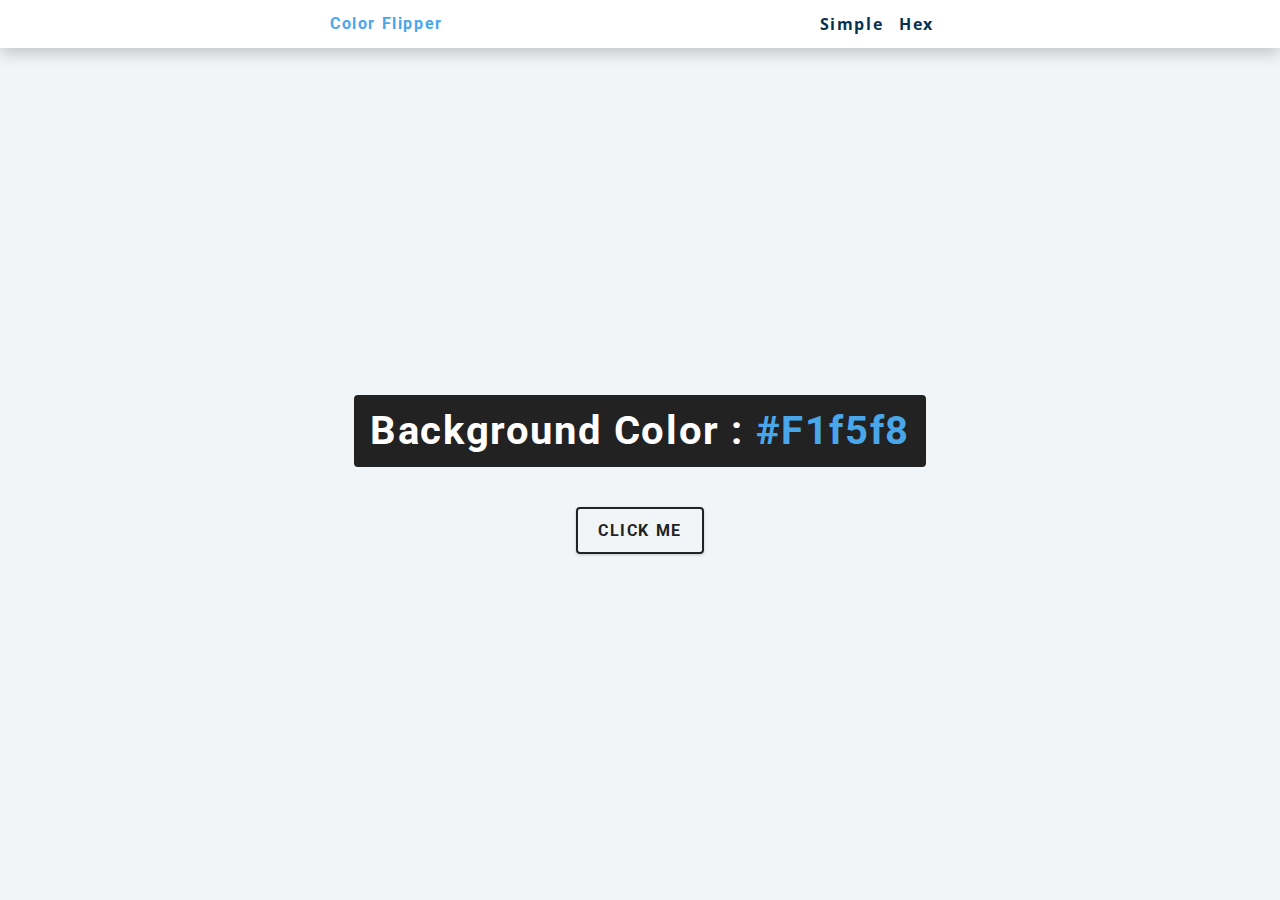
<file: Color-flipper/index.html>
<!DOCTYPE html>
<html lang="en">
  <head>
    <meta charset="UTF-8" />
    <meta name="viewport" content="width=device-width, initial-scale=1.0" />
    <title>Color Flipper || Simple</title>

    <!-- styles -->
    <link rel="stylesheet" href="index.css" />
  </head>
  <body>
    <nav>
        <div class="nav-center">
            <h4>Color Flipper</h4>
            <ul class="nav-links">
                <li>
                    <a href="index.html">simple</a>
                </li>
                <li>
                    <a href="hex.html">hex</a>
                </li>
            </ul>
        </div>
    </nav>
    <main>
        <div class="container">
         <h2>background color : <span class="color">
            #f1f5f8
         </span></h2>   
            <button class="btn btn-hero" id="btn">click me</button>
        </div>
    </main>
    <!-- javascript -->
    <script src="index.js"></script>
  </body>
</html>
</file>
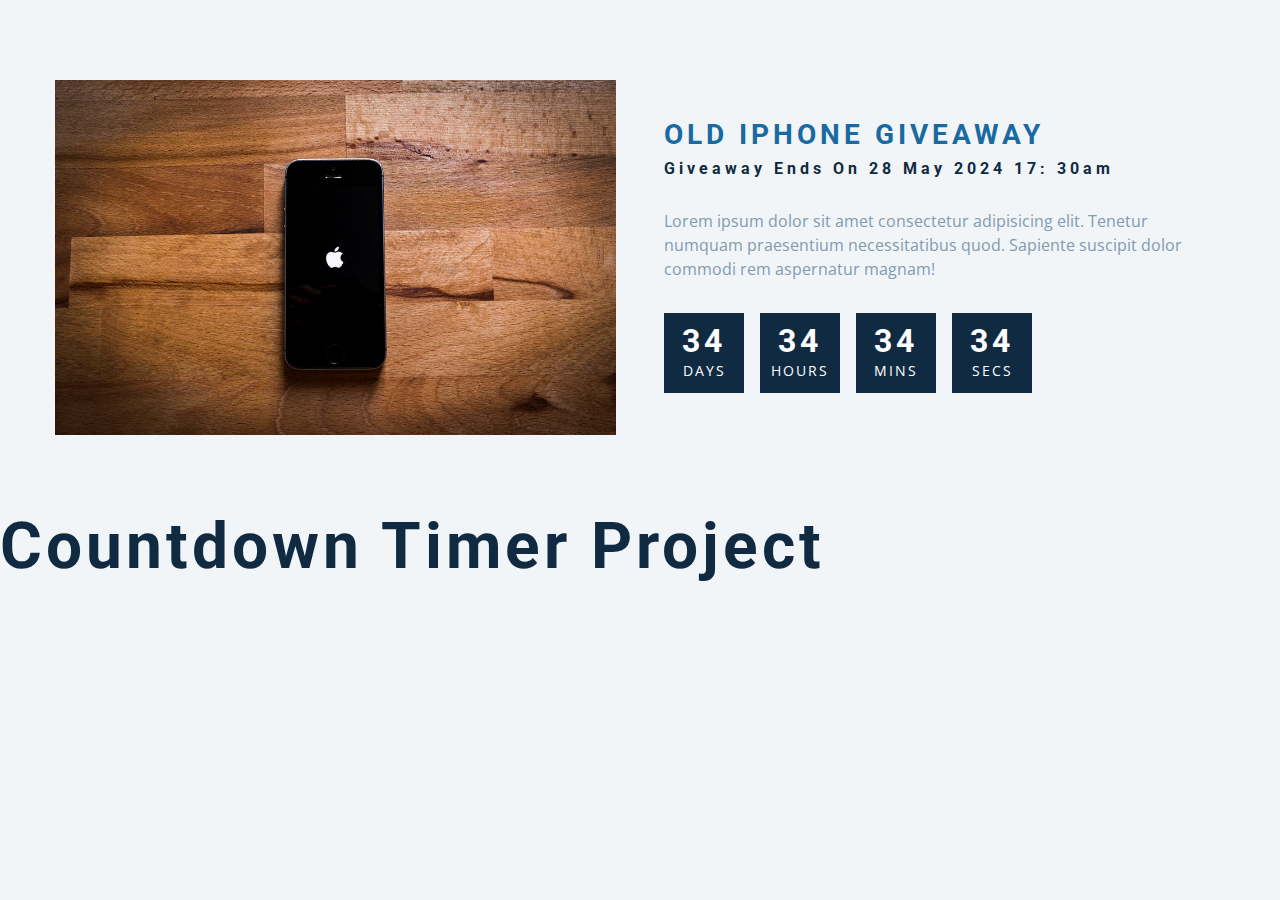
<file: count-down-timer/index.html>
<!DOCTYPE html>
<html lang="en">
  <head>
    <meta charset="UTF-8" />
    <meta name="viewport" content="width=device-width, initial-scale=1.0" />
    <title>Countdown</title>

    <!-- styles -->
    <link rel="stylesheet" href="styles.css" />
  </head>
  <body>
    <section class="section-center">
      <article class="gift-img">
        <img src="./gift.jpeg" alt="gift picture" />
      </article>
      <article class="gift-info">
        <h3>old iphone giveaway</h3>
        <h4 class="giveaway">give away ends on sunday, 28 April 2024, 8: 00am </h4>
        <p>Lorem ipsum dolor sit amet consectetur adipisicing elit. Tenetur numquam praesentium necessitatibus quod. Sapiente suscipit dolor commodi rem aspernatur magnam!</p>
        <div class="deadline">
          <div class="deadline-format">
            <div >
            <h4 class="days"> 34</h4>
            <span>days</span>
          </div>
          </div>

          <div class="deadline-format">
            <div >
            <h4 class="hours"> 34</h4>
            <span>hours</span>
          </div>
          </div>

          <div class="deadline-format">
            <div >
            <h4 class="mins"> 34</h4>
            <span>Mins</span>
          </div>
          </div>

          <div class="deadline-format">
            <div >
            <h4 class="secs"> 34</h4>
            <span>secs</span>
          </div>
          </div>
          
        </div>
      </article>

    </section>
    <h1>countdown timer project</h1>
    <!-- javascript -->
    <script src="app.js"></script>
  </body>
</html>
</file>
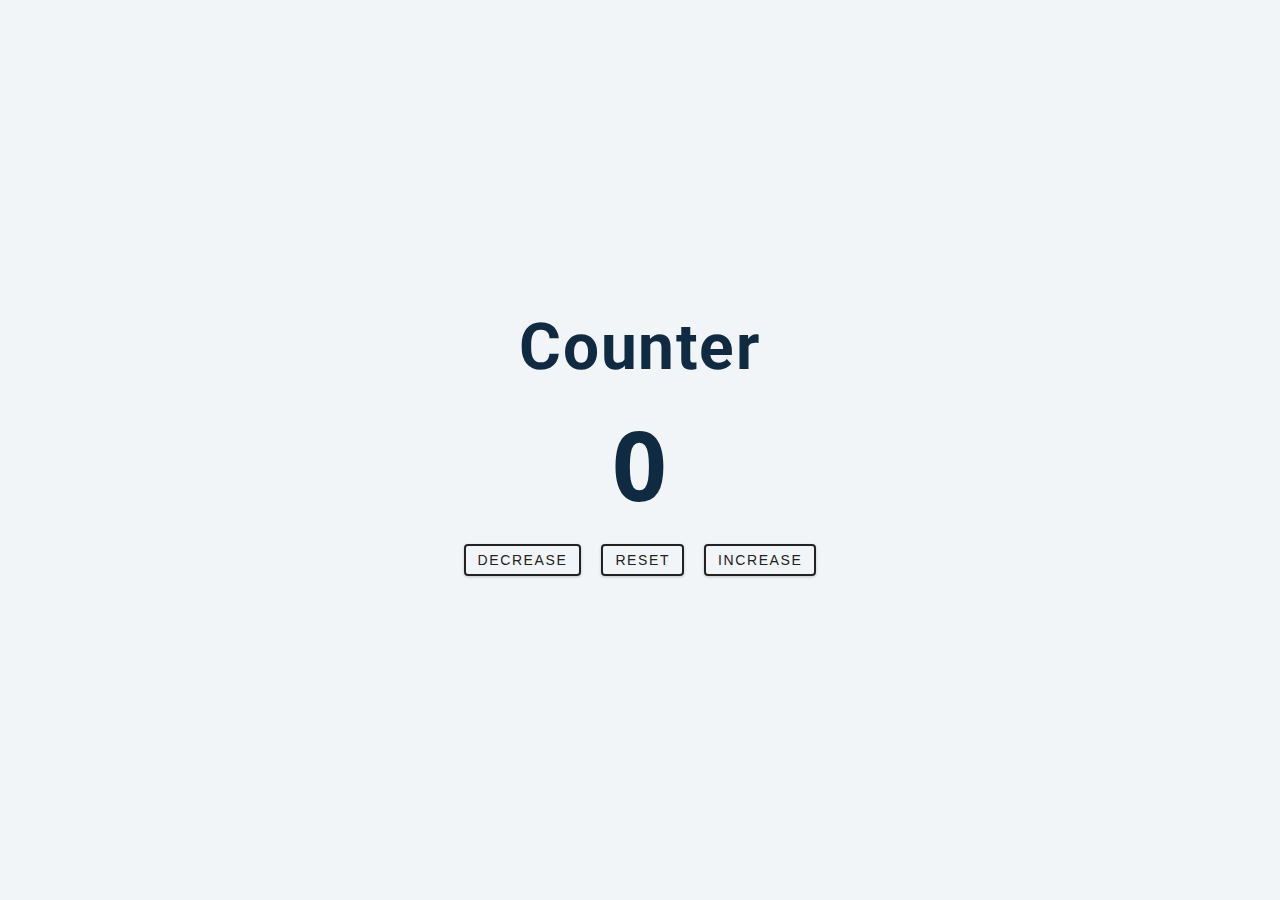
<file: Counter/index.html>
<!DOCTYPE html>
<html lang="en">
  <head>
    <meta charset="UTF-8" />
    <meta name="viewport" content="width=device-width, initial-scale=1.0" />
    <title>Counter</title>

    <!-- styles -->
    <link rel="stylesheet" href="styles.css" />
  </head>
  <body>
    <main>
      <div class="container">
        <h1>Counter</h1>
        <span id="value">0</span>
        <div class="button-container">
          <button class="btn decrease">Decrease</button>
          <button class="btn reset">Reset</button>
          <button class="btn increase">Increase</button>
        </div>
    </div>
  </main>
   
    <!-- javascript -->
    <script src="app.js"></script>
  </body>
</html>
</file>
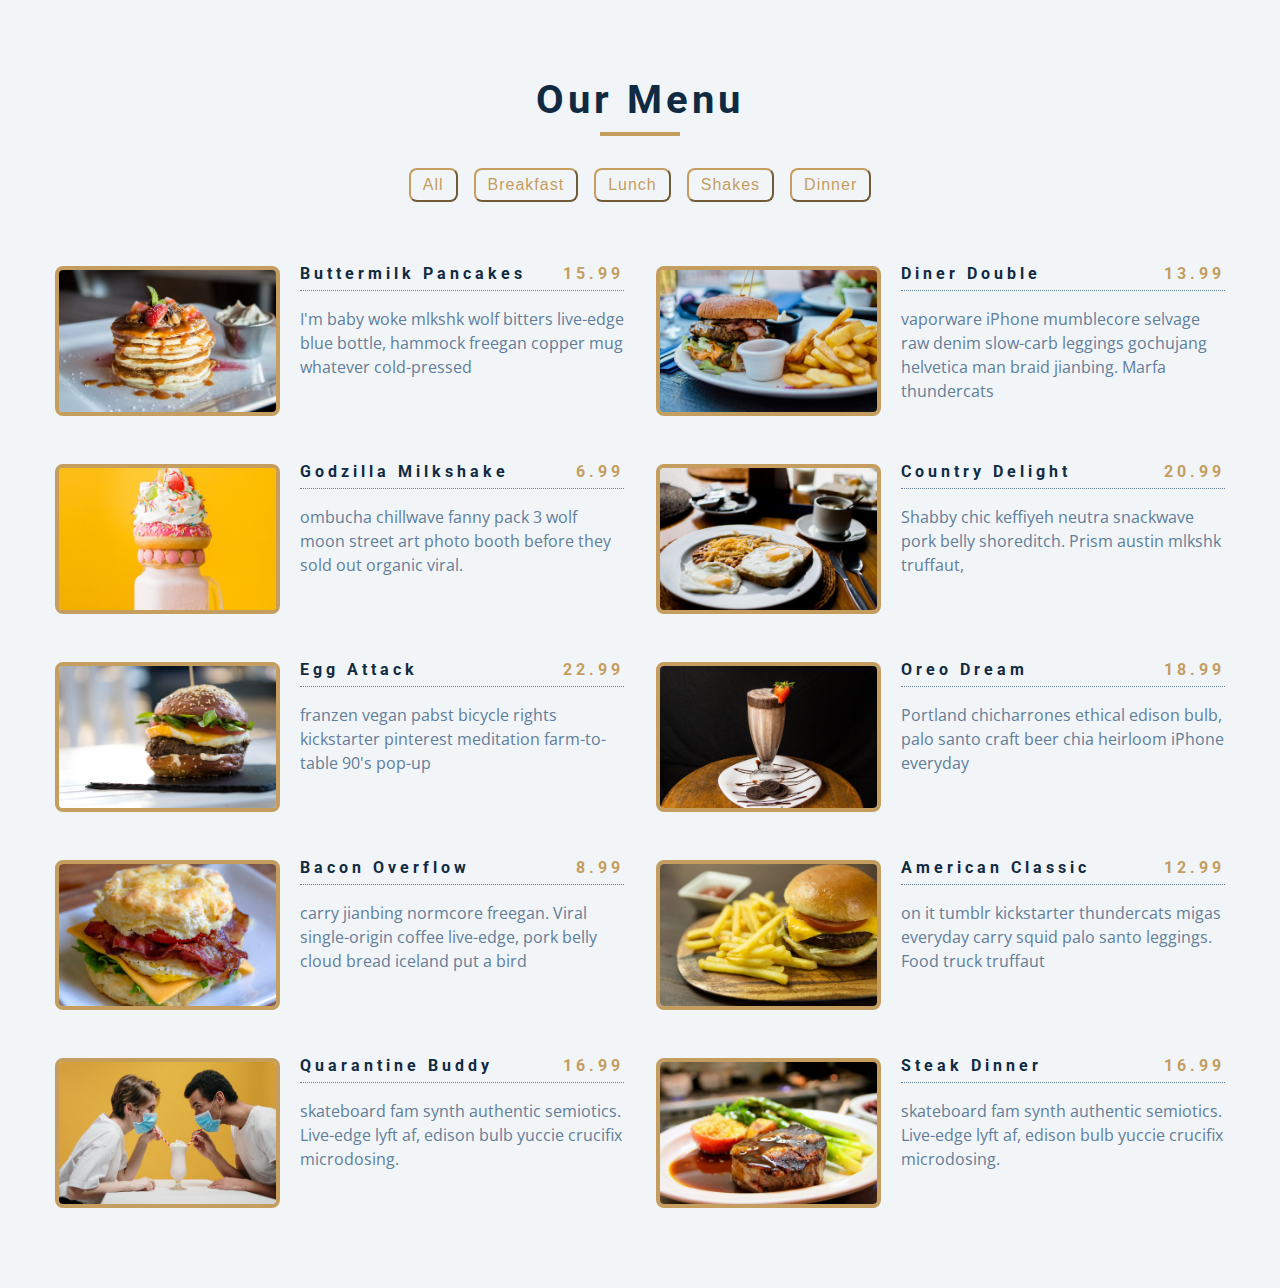
<file: menu/index.html>
<!DOCTYPE html>
<html lang="en">
  <head>
    <meta charset="UTF-8" />
    <meta name="viewport" content="width=device-width, initial-scale=1.0" />
    <title>Starter</title>
    <!-- font-awesome -->
    <link
      rel="stylesheet"
      href="https://cdnjs.cloudflare.com/ajax/libs/font-awesome/5.14.0/css/all.min.css"
    />
    <!-- styles -->
    <link rel="stylesheet" href="styles.css" />
  </head>
  <body>
    <section class="menu">
      <div class="title">
         <h2>Our menu</h2>
         <div class="underline"></div>
        </div>
        <div class="btn-container">
          <!-- <button class="filter-btn" type="button" data-id="all">All</button>
          <button class="filter-btn" type="button" data-id="breakfast">Breakfast</button>
          <button class="filter-btn" type="button" data-id="lunch">Lunch</button>
          <button class="filter-btn" type="button" data-id="shakes">shakes</button> -->
        </div>
      <div class="section-center">
        <!-- <article class="menu-item">
          <img src="menu-item.jpeg" class="photo" />
          <div class="item-info">
            <header>
              <h4>Milk pancakes</h4>
              <h4 class="price">$15</h4>
            </header>
            <p>
              Lorem, ipsum dolor sit amet consectetur adipisicing elit. Autem
              eligendi aliquid repellat magnam tempore quae. Earum voluptatum
              illo fugit iste.
            </p>
          </div>
        </article> -->
      </div>
    </section>

    <!-- javascript -->
    <script src="app.js"></script>
  </body>
</html>
</file>
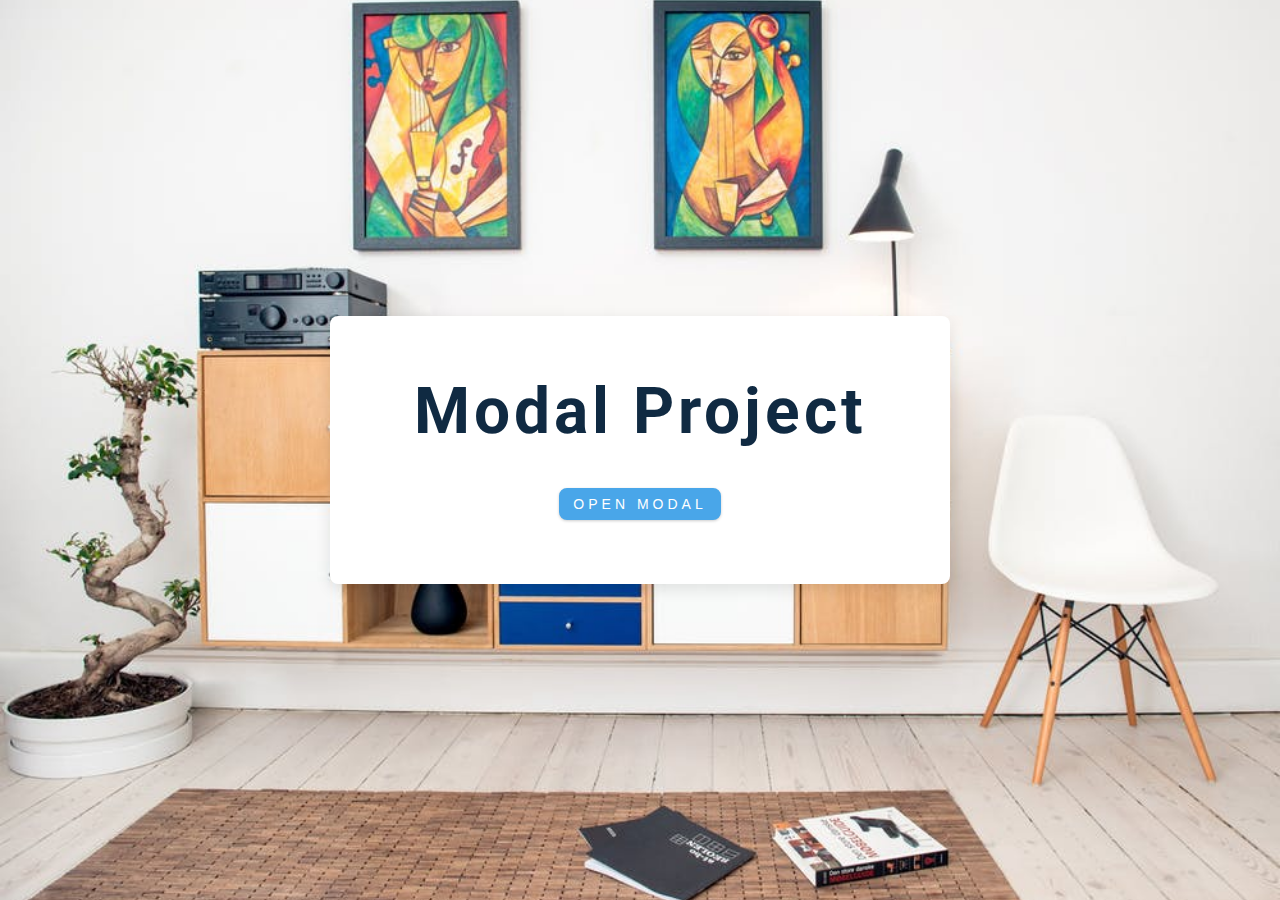
<file: modal/index.html>
<!DOCTYPE html>
<html lang="en">
  <head>
    <meta charset="UTF-8" />
    <meta name="viewport" content="width=device-width, initial-scale=1.0" />
    <title>Modal</title>
    <!-- font-awesome -->
    <link
      rel="stylesheet"
      href="https://cdnjs.cloudflare.com/ajax/libs/font-awesome/5.14.0/css/all.min.css"
    />
    <!-- styles -->
    <link rel="stylesheet" href="styles.css" />
  </head>
  <body>
    <!--hero-->
    <header class="hero">
      <div class="banner">
        <h1>Modal project</h1>
        <button class="btn modal-btn">
          Open modal
        </button>
      </div>
    </header>
    <!--modal-->
    <div class="modal-overlay">
      <h3>modal content</h3>
      <button class="close-btn">
        <i class="fas fa-times"></i>
      </button>
    </div>
   
    <!-- javascript -->
    <script src="app.js"></script>
  </body>
</html>
</file>
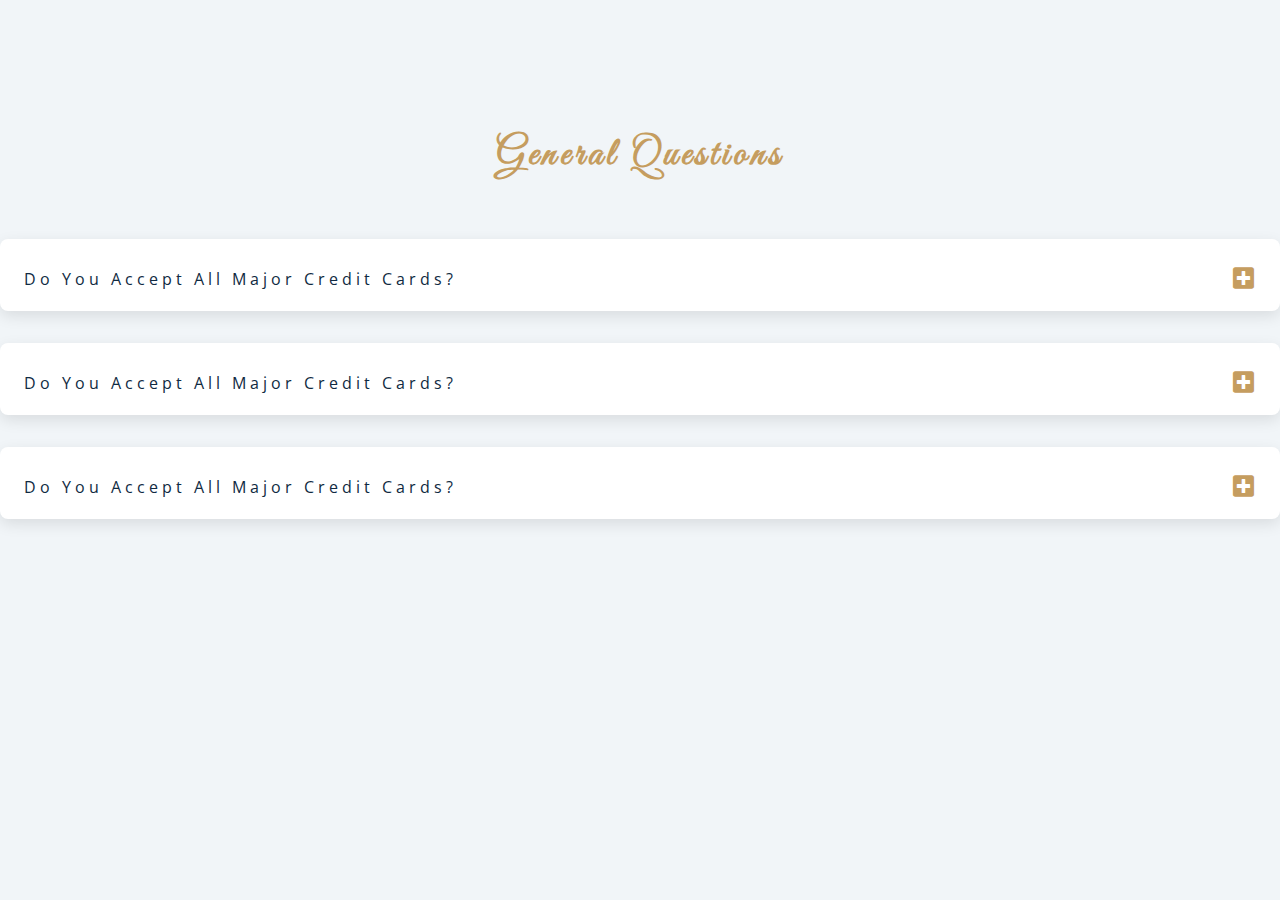
<file: Questions/index.html>
<!DOCTYPE html>
<html lang="en">
  <head>
    <meta charset="UTF-8" />
    <meta name="viewport" content="width=device-width, initial-scale=1.0" />
    <title>Q & A</title>
    <!-- font-awesome -->
    <link
      rel="stylesheet"
      href="https://cdnjs.cloudflare.com/ajax/libs/font-awesome/5.14.0/css/all.min.css"
    />
    <!-- extra fonts -->
    <link
      href="https://fonts.googleapis.com/css?family=Great+Vibes&display=swap"
      rel="stylesheet"
    />
    <!-- styles -->
    <link rel="stylesheet" href="styles.css" />
  </head>
  <body>
    <section class="questions">
      <div class="title">
        <h2>general questions</h2>
      </div>
      <div class="section-container">
        <article class="question">
          <div class="question-title">
           <p>Do you accept all major credit cards?</p>
          <button type="button" class="question-btn">
            <span class="plus-icon">
              <i class="fas fa-plus-square"></i>
            </span>
            <span class="minus-icon">
              <i class="far fa-minus-square"></i>
            </span>
          </button> 
          </div>
          <div class="question-text">
            <p>Lorem ipsum dolor sit amet, consectetur adipisicing elit. Officiis illum perspiciatis molestias sint eveniet fugiat eius quidem! Magni, et vero?</p>
          </div>
          
        </article>
      </div>

       <div class="section-container">
        <article class="question">
          <div class="question-title">
           <p>Do you accept all major credit cards?</p>
          <button type="button" class="question-btn">
            <span class="plus-icon">
              <i class="fas fa-plus-square"></i>
            </span>
            <span class="minus-icon">
              <i class="far fa-minus-square"></i>
            </span>
          </button> 
          </div>
          <div class="question-text">
            <p>Lorem ipsum dolor sit amet, consectetur adipisicing elit. Officiis illum perspiciatis molestias sint eveniet fugiat eius quidem! Magni, et vero?</p>
          </div>
          
        </article>
      </div>
       <div class="section-container">
        <article class="question">
          <div class="question-title">
           <p>Do you accept all major credit cards?</p>
          <button type="button" class="question-btn">
            <span class="plus-icon">
              <i class="fas fa-plus-square"></i>
            </span>
            <span class="minus-icon">
              <i class="far fa-minus-square"></i>
            </span>
          </button> 
          </div>
          <div class="question-text">
            <p>Lorem ipsum dolor sit amet, consectetur adipisicing elit. Officiis illum perspiciatis molestias sint eveniet fugiat eius quidem! Magni, et vero?</p>
          </div>
          
        </article>
      </div>
      <!--title-->
      

    </section>
    
    <!-- javascript -->
    <script src="app.js"></script>
  </body>
</html>
</file>
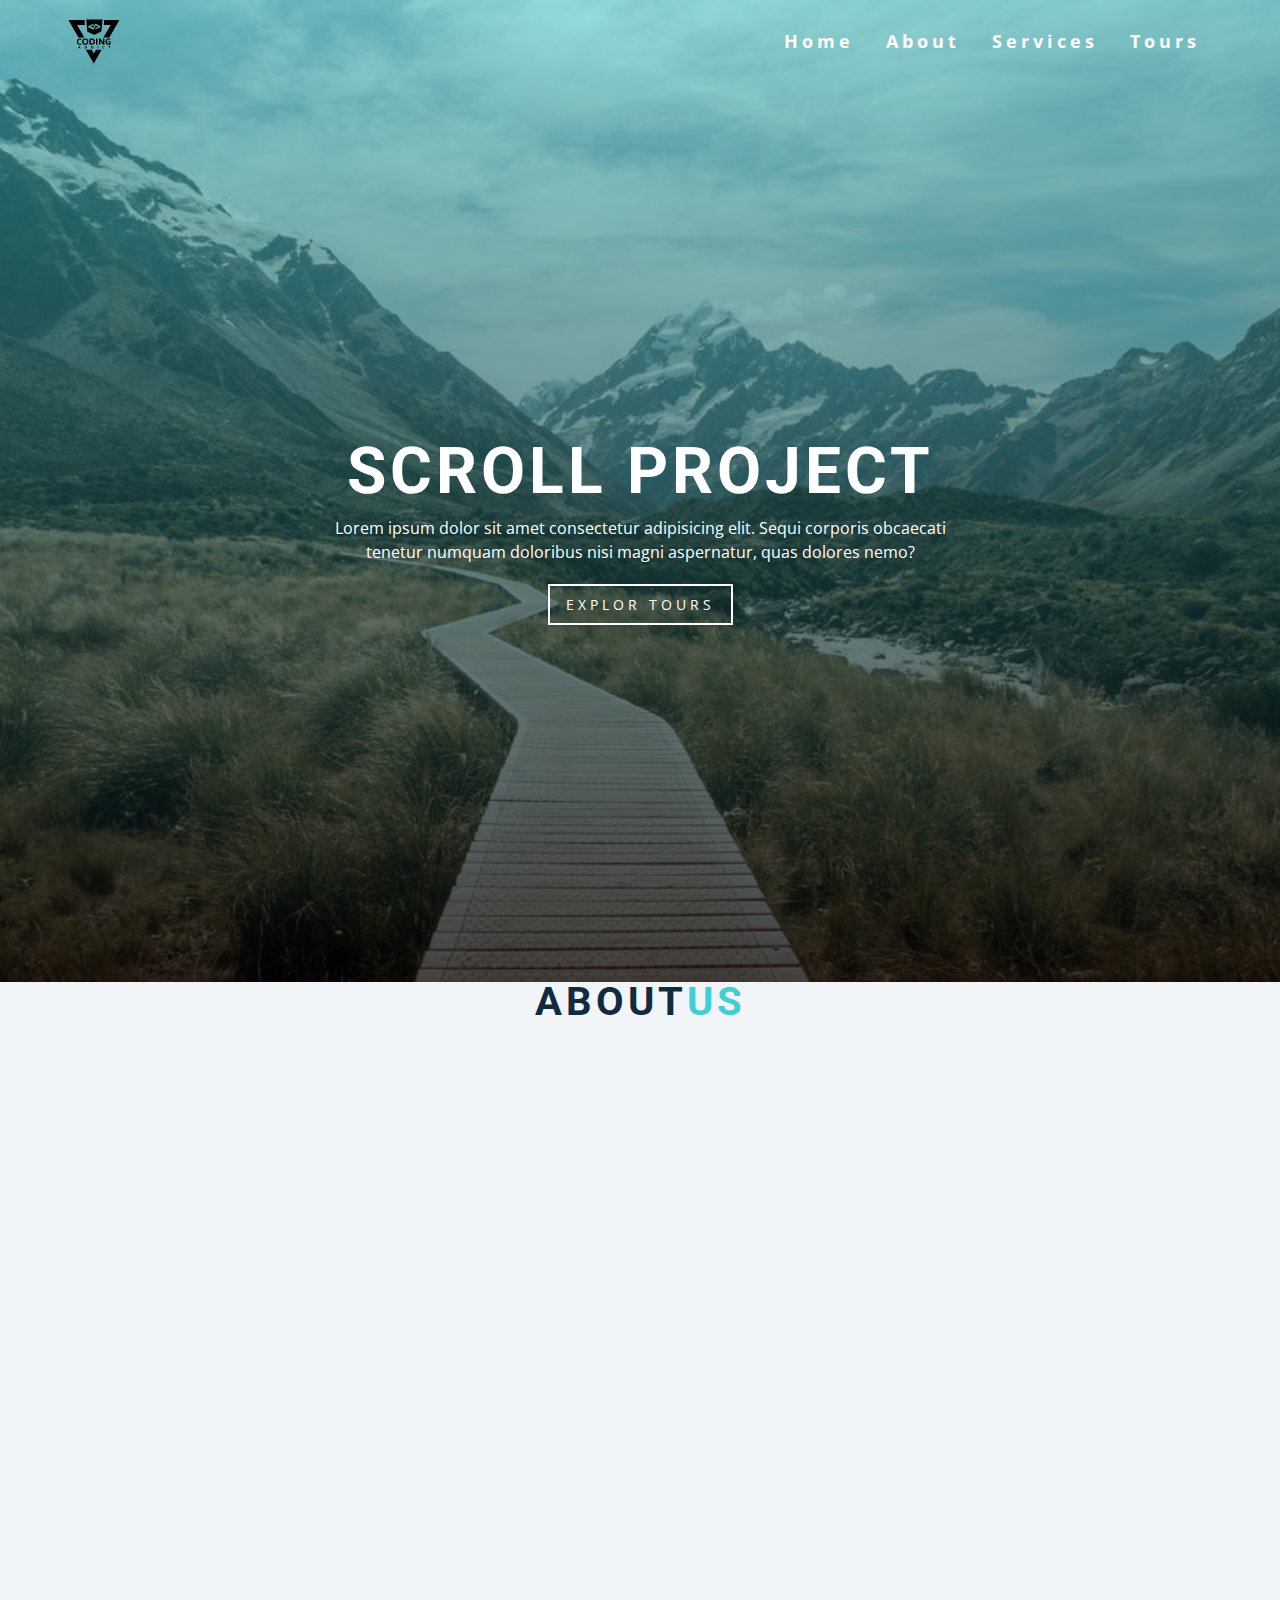
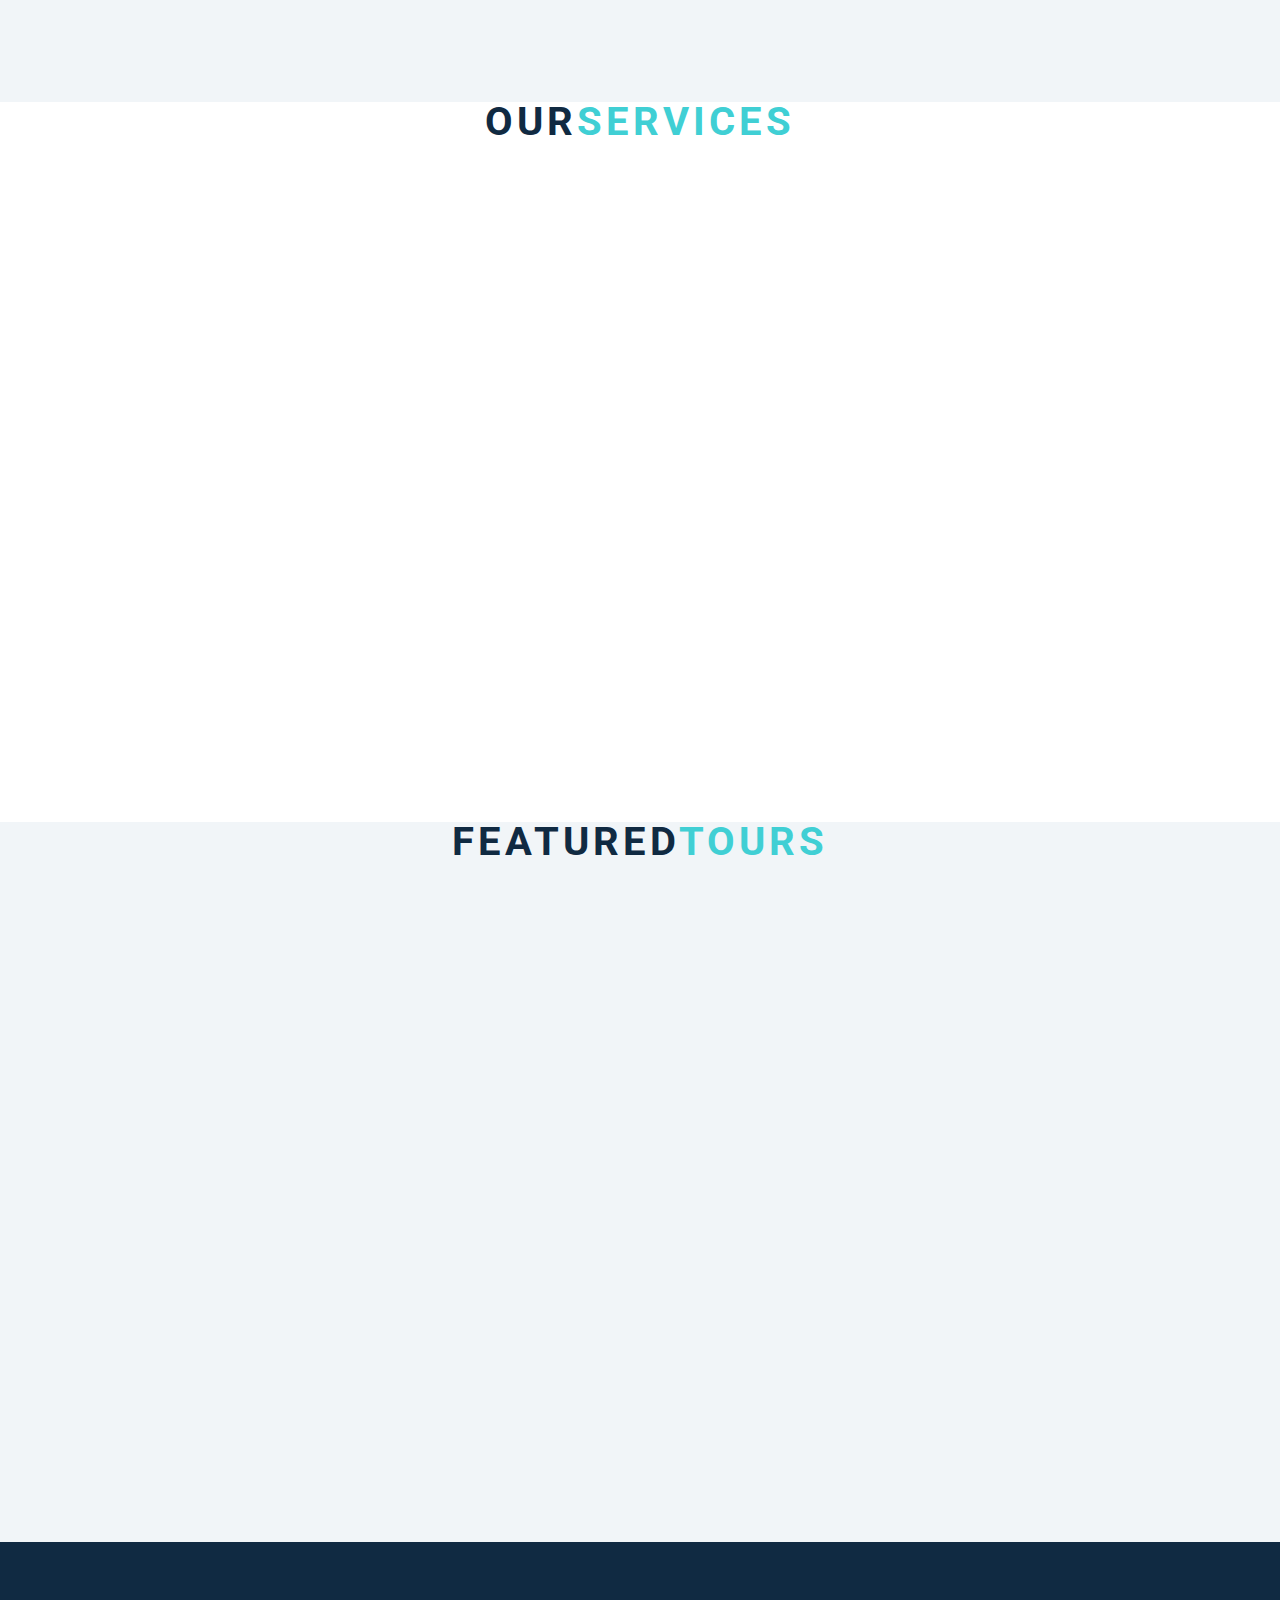
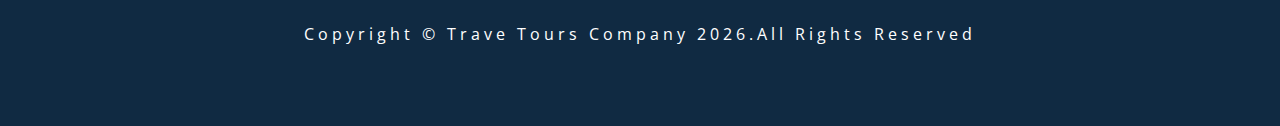
<file: scroll/index.html>
<!DOCTYPE html>
<html lang="en">
  <head>
    <meta charset="UTF-8" />
    <meta name="viewport" content="width=device-width, initial-scale=1.0" />
    <title>Scroll</title>
    <!-- font-awesome -->
    <link
      rel="stylesheet"
      href="https://cdnjs.cloudflare.com/ajax/libs/font-awesome/5.14.0/css/all.min.css"
    />
    <!-- styles -->
    <link rel="stylesheet" href="styles.css" />
  </head>
  <body>
    <header id="home">
      <nav id="nav">
        <div class="nav-center">
          <div class="nav-header">
            <img src="./logo.svg" alt="logo" class="logo" />
            <button class="nav-toggle">
              <i class="fas fa-bars"></i>
            </button>
          </div>

          <div class="links-container">
            <ul class="links">
              <li>
                <a href="#home" class="scroll-link">home</a>
              </li>
              <li>
                <a href="#about" class="scroll-link">about</a>
              </li>
              <li>
                <a href="#services" class="scroll-link">services</a>
              </li>
              <li>
                <a href="#tours" class="scroll-link">tours</a>
              </li>
            </ul>
          </div>
        </div>
      </nav>

      <div class="banner">
        <div class="container">
          <h1>scroll project</h1>
          <p>Lorem ipsum dolor sit amet consectetur adipisicing elit. Sequi corporis obcaecati tenetur numquam doloribus nisi magni aspernatur, quas dolores nemo?</p>
          <a href="#tours" class="scroll-link btn btn-white">explor tours</a>
        </div>
      </div>
    </header>

    <!--about page-->
    <section id="about" class="section">
      <div class="title">
        <h2>about<span>Us</span></h2>
      </div>
    </section>
    <!--services-->
    <section id="services" class="section">
      <div class="title">
        <h2>Our<span>Services</span></h2>
      </div>
    </section>
    <!--tours-->
    <section id="tours" class="section">
      <div class="title">
        <h2>featured<span>tours</span></h2>
      </div>
    </section>

    <!--footer-->
    <footer class="section">
      <p>copyright &copy; trave tours company <span id ="date">2024</span>.all rights reserved</p>
    </footer>

    <!--back to top-->
    <a href="#home" class="scroll-link top-link">
      <i class="fas fa-arrow-up"></i>
    </a>
  
    <!-- javascript -->
    <script src="app.js"></script>
  </body>
</html>
</file>
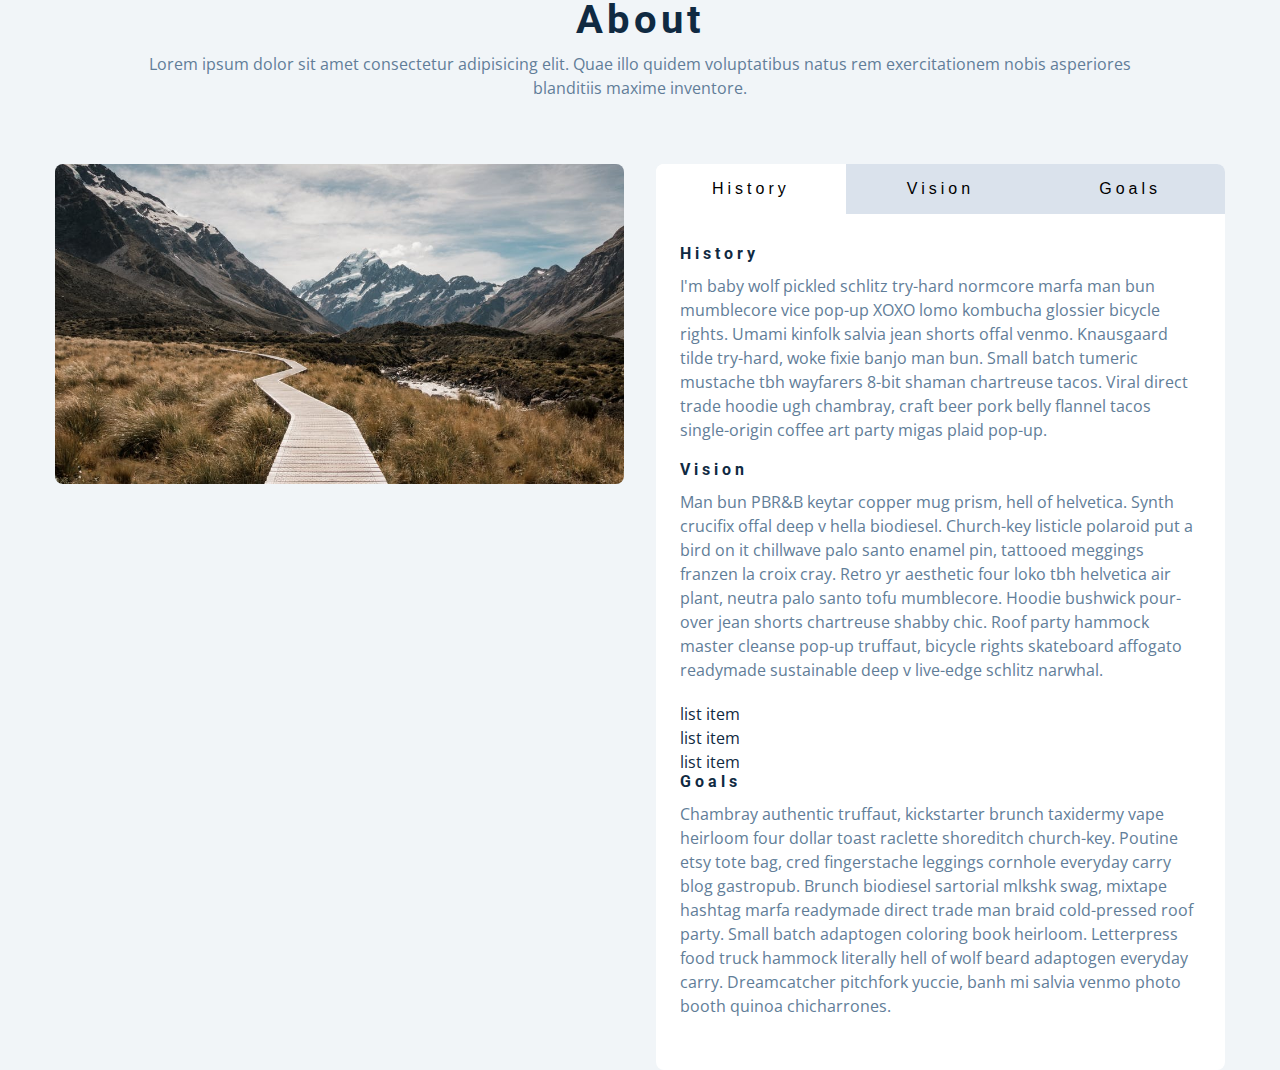
<file: Tabs/index.html>
<!DOCTYPE html>
<html lang="en">
  <head>
    <meta charset="UTF-8" />
    <meta name="viewport" content="width=device-width, initial-scale=1.0" />
    <title>Tabs</title>

    <!-- styles -->
    <link rel="stylesheet" href="styles.css" />
  </head>
  <body>
    <section>
      <div class="title">
        <h2>about</h2>
        <p>Lorem ipsum dolor sit amet consectetur adipisicing elit. Quae illo quidem voluptatibus natus rem exercitationem nobis asperiores blanditiis maxime inventore.</p>
      </div>
      <div class="about-center section-center">
        <article class="about-img">
          <img src="./hero-bcg.jpeg" />
        </article>
        <article class="about">
          <div class="btn-container">
            <button class="tab-btn active" data-id="history">History</button>
            <button class="tab-btn" data-id="vision">Vision</button>
            <button class="tab-btn" data-id="goals">goals</button>
          </div>
           <article class="about-content">
          <div class="content active" id="history">
            <h4>History</h4>
            <p>
  I'm baby wolf pickled schlitz try-hard normcore marfa man bun mumblecore vice
  pop-up XOXO lomo kombucha glossier bicycle rights. Umami kinfolk salvia jean
  shorts offal venmo. Knausgaard tilde try-hard, woke fixie banjo man bun. Small
  batch tumeric mustache tbh wayfarers 8-bit shaman chartreuse tacos. Viral
  direct trade hoodie ugh chambray, craft beer pork belly flannel tacos
  single-origin coffee art party migas plaid pop-up.
</p>
          </div>

          <div class="content active" id="vision">
            <h4>Vision</h4>
            <p>
  Man bun PBR&B keytar copper mug prism, hell of helvetica. Synth crucifix offal
  deep v hella biodiesel. Church-key listicle polaroid put a bird on it
  chillwave palo santo enamel pin, tattooed meggings franzen la croix cray.
  Retro yr aesthetic four loko tbh helvetica air plant, neutra palo santo tofu
  mumblecore. Hoodie bushwick pour-over jean shorts chartreuse shabby chic. Roof
  party hammock master cleanse pop-up truffaut, bicycle rights skateboard
  affogato readymade sustainable deep v live-edge schlitz narwhal.
</p>
<ul>
  <li>list item</li>
  <li>list item</li>
  <li>list item</li>
</ul>
          </div>

          <div class="content active" id="goals">
            <h4>Goals</h4>
         
<p>
  Chambray authentic truffaut, kickstarter brunch taxidermy vape heirloom four
  dollar toast raclette shoreditch church-key. Poutine etsy tote bag, cred
  fingerstache leggings cornhole everyday carry blog gastropub. Brunch biodiesel
  sartorial mlkshk swag, mixtape hashtag marfa readymade direct trade man braid
  cold-pressed roof party. Small batch adaptogen coloring book heirloom.
  Letterpress food truck hammock literally hell of wolf beard adaptogen everyday
  carry. Dreamcatcher pitchfork yuccie, banh mi salvia venmo photo booth quinoa
  chicharrones.
</p>
          </div>
        </article>

        </article>
       
      </div>
    </section>
    <!-- javascript -->
    <script src="app.js"></script>
  </body>
</html>
</file>
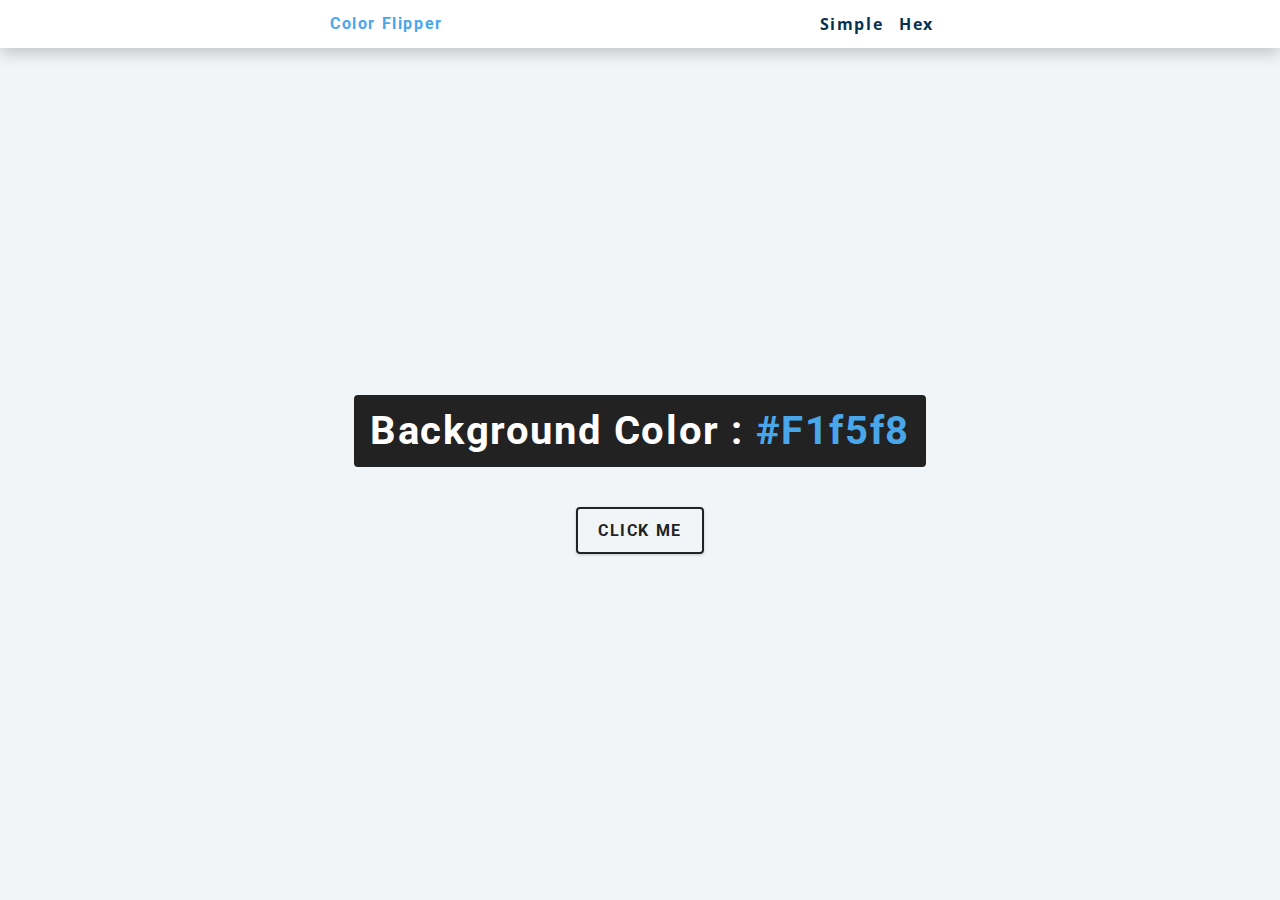
<file: Color-flipper/hex.html>
<!DOCTYPE html>
<html lang="en">
  <head>
    <meta charset="UTF-8" />
    <meta name="viewport" content="width=device-width, initial-scale=1.0" />
    <title>
      Color Flipper || Simple
    </title>

    <!-- styles -->
    <link rel="stylesheet" href="index.css" />
  </head>

  <body>
    <nav>
      <div class="nav-center">
        <h4>color flipper</h4>
        <ul class="nav-links">
          <li><a href="index.html">simple</a></li>
          <li><a href="hex.html">hex</a></li>
        </ul>
      </div>
    </nav>
    <main>
      <div class="container">
        <h2>background color : <span class="color">#f1f5f8</span></h2>
        <button class="btn btn-hero" id="btn">click me</button>
      </div>
    </main>
    <!-- javascript -->
    <script src="hex.js"></script>
  </body>
</html>
</file>
<file: Color-flipper/index.css>
/*
=============== 
Fonts
===============
*/
@import url("https://fonts.googleapis.com/css?family=Open+Sans|Roboto:400,700&display=swap");

/*
=============== 
Variables
===============
*/

:root {
  /* dark shades of primary color*/
  --clr-primary-1: hsl(205, 86%, 17%);
  --clr-primary-2: hsl(205, 77%, 27%);
  --clr-primary-3: hsl(205, 72%, 37%);
  --clr-primary-4: hsl(205, 63%, 48%);
  /* primary/main color */
  --clr-primary-5: hsl(205, 78%, 60%);
  /* lighter shades of primary color */
  --clr-primary-6: hsl(205, 89%, 70%);
  --clr-primary-7: hsl(205, 90%, 76%);
  --clr-primary-8: hsl(205, 86%, 81%);
  --clr-primary-9: hsl(205, 90%, 88%);
  --clr-primary-10: hsl(205, 100%, 96%);
  /* darkest grey - used for headings */
  --clr-grey-1: hsl(209, 61%, 16%);
  --clr-grey-2: hsl(211, 39%, 23%);
  --clr-grey-3: hsl(209, 34%, 30%);
  --clr-grey-4: hsl(209, 28%, 39%);
  /* grey used for paragraphs */
  --clr-grey-5: hsl(210, 22%, 49%);
  --clr-grey-6: hsl(209, 23%, 60%);
  --clr-grey-7: hsl(211, 27%, 70%);
  --clr-grey-8: hsl(210, 31%, 80%);
  --clr-grey-9: hsl(212, 33%, 89%);
  --clr-grey-10: hsl(210, 36%, 96%);
  --clr-white: #fff;
  --clr-red-dark: hsl(360, 67%, 44%);
  --clr-red-light: hsl(360, 71%, 66%);
  --clr-green-dark: hsl(125, 67%, 44%);
  --clr-green-light: hsl(125, 71%, 66%);
  --clr-black: #222;
  --ff-primary: "Roboto", sans-serif;
  --ff-secondary: "Open Sans", sans-serif;
  --transition: all 0.3s linear;
  --spacing: 0.1rem;
  --radius: 0.25rem;
  --light-shadow: 0 5px 15px rgba(0, 0, 0, 0.1);
  --dark-shadow: 0 5px 15px rgba(0, 0, 0, 0.2);
  --max-width: 1170px;
  --fixed-width: 620px;
}
/*
=============== 
Global Styles
===============
*/

*,
::after,
::before {
  margin: 0;
  padding: 0;
  box-sizing: border-box;
}
body {
  font-family: var(--ff-secondary);
  background: var(--clr-grey-10);
  color: var(--clr-grey-1);
  line-height: 1.5;
  font-size: 0.875rem;
}
ul {
  list-style-type: none;
}
a {
  text-decoration: none;
}
h1,
h2,
h3,
h4 {
  letter-spacing: var(--spacing);
  text-transform: capitalize;
  line-height: 1.25;
  margin-bottom: 0.75rem;
  font-family: var(--ff-primary);
}
h1 {
  font-size: 3rem;
}
h2 {
  font-size: 2rem;
}
h3 {
  font-size: 1.25rem;
}
h4 {
  font-size: 0.875rem;
}
p {
  margin-bottom: 1.25rem;
  color: var(--clr-grey-5);
}
@media screen and (min-width: 800px) {
  h1 {
    font-size: 4rem;
  }
  h2 {
    font-size: 2.5rem;
  }
  h3 {
    font-size: 1.75rem;
  }
  h4 {
    font-size: 1rem;
  }
  body {
    font-size: 1rem;
  }
  h1,
  h2,
  h3,
  h4 {
    line-height: 1;
  }
}
/*  global classes */

/* section */
.section {
  padding: 5rem 0;
}

.section-center {
  width: 90vw;
  margin: 0 auto;
  max-width: 1170px;
}
@media screen and (min-width: 992px) {
  .section-center {
    width: 95vw;
  }
}
main {
  min-height: 100vh;
  display: grid;
  place-items: center;
}

/*
=============== 
Nav
===============
*/
nav {
  background: var(--clr-white);
  height: 3rem;
  display: grid;
  align-items: center;
  box-shadow: var(--dark-shadow);
}
.nav-center {
  width: 90vw;
  max-width: var(--fixed-width);
  margin: 0 auto;
  display: flex;
  align-items: center;
  justify-content: space-between;
}
.nav-center h4 {
  margin-bottom: 0;
  color: var(--clr-primary-5);
}
.nav-links {
  display: flex;
}
nav a {
  text-transform: capitalize;
  font-weight: 700;
  font-size: 1rem;
  color: var(--clr-primary-1);
  letter-spacing: var(--spacing);
  margin-right: 1rem;
}
nav a:hover {
  color: var(--clr-primary-5);
}
/*
=============== 
Container
===============
*/
main {
  min-height: calc(100vh - 3rem);
  display: grid;
  place-items: center;
}
.container {
  text-align: center;
}
.container h2 {
  background: var(--clr-black);
  color: var(--clr-white);
  padding: 1rem;
  border-radius: var(--radius);
  margin-bottom: 2.5rem;
}
.color {
  color: var(--clr-primary-5);
}
.btn-hero {
  font-family: var(--ff-primary);
  text-transform: uppercase;
  background: transparent;
  color: var(--clr-black);
  letter-spacing: var(--spacing);
  display: inline-block;
  font-weight: 700;
  transition: var(--transition);
  border: 2px solid var(--clr-black);
  cursor: pointer;
  box-shadow: 0 1px 3px rgba(0, 0, 0, 0.2);
  border-radius: var(--radius);
  font-size: 1rem;
  padding: 0.75rem 1.25rem;
}
.btn-hero:hover {
  color: var(--clr-white);
  background: var(--clr-black);
}
</file>
<file: count-down-timer/styles.css>
/*
=============== 
Fonts
===============
*/
@import url("https://fonts.googleapis.com/css?family=Open+Sans|Roboto:400,700&display=swap");

/*
=============== 
Variables
===============
*/

:root {
  /* dark shades of primary color*/
  --clr-primary-1: hsl(205, 86%, 17%);
  --clr-primary-2: hsl(205, 77%, 27%);
  --clr-primary-3: hsl(205, 72%, 37%);
  --clr-primary-4: hsl(205, 63%, 48%);
  /* primary/main color */
  --clr-primary-5: #49a6e9;
  /* lighter shades of primary color */
  --clr-primary-6: hsl(205, 89%, 70%);
  --clr-primary-7: hsl(205, 90%, 76%);
  --clr-primary-8: hsl(205, 86%, 81%);
  --clr-primary-9: hsl(205, 90%, 88%);
  --clr-primary-10: hsl(205, 100%, 96%);
  /* darkest grey - used for headings */
  --clr-grey-1: hsl(209, 61%, 16%);
  --clr-grey-2: hsl(211, 39%, 23%);
  --clr-grey-3: hsl(209, 34%, 30%);
  --clr-grey-4: hsl(209, 28%, 39%);
  /* grey used for paragraphs */
  --clr-grey-5: hsl(210, 22%, 49%);
  --clr-grey-6: hsl(209, 23%, 60%);
  --clr-grey-7: hsl(211, 27%, 70%);
  --clr-grey-8: hsl(210, 31%, 80%);
  --clr-grey-9: hsl(212, 33%, 89%);
  --clr-grey-10: hsl(210, 36%, 96%);
  --clr-white: #fff;
  --clr-red-dark: hsl(360, 67%, 44%);
  --clr-red-light: hsl(360, 71%, 66%);
  --clr-green-dark: hsl(125, 67%, 44%);
  --clr-green-light: hsl(125, 71%, 66%);
  --clr-black: #222;
  --clr-gold: #c59d5f;
  --ff-primary: "Roboto", sans-serif;
  --ff-secondary: "Open Sans", sans-serif;
  --transition: all 0.3s linear;
  --spacing: 0.25rem;
  --radius: 0.5rem;
  --light-shadow: 0 5px 15px rgba(0, 0, 0, 0.1);
  --dark-shadow: 0 5px 15px rgba(0, 0, 0, 0.2);
  --max-width: 1170px;
  --fixed-width: 620px;
}
/*
=============== 
Global Styles
===============
*/

*,
::after,
::before {
  margin: 0;
  padding: 0;
  box-sizing: border-box;
}
body {
  font-family: var(--ff-secondary);
  background: var(--clr-grey-10);
  color: var(--clr-grey-1);
  line-height: 1.5;
  font-size: 0.875rem;
}
ul {
  list-style-type: none;
}
a {
  text-decoration: none;
}
img:not(.logo) {
  width: 100%;
}
img {
  display: block;
}

h1,
h2,
h3,
h4 {
  letter-spacing: var(--spacing);
  text-transform: capitalize;
  line-height: 1.25;
  margin-bottom: 0.75rem;
  font-family: var(--ff-primary);
}
h1 {
  font-size: 3rem;
}
h2 {
  font-size: 2rem;
}
h3 {
  font-size: 1.25rem;
}
h4 {
  font-size: 0.875rem;
}
p {
  margin-bottom: 1.25rem;
  color: var(--clr-grey-5);
}
@media screen and (min-width: 800px) {
  h1 {
    font-size: 4rem;
  }
  h2 {
    font-size: 2.5rem;
  }
  h3 {
    font-size: 1.75rem;
  }
  h4 {
    font-size: 1rem;
  }
  body {
    font-size: 1rem;
  }
  h1,
  h2,
  h3,
  h4 {
    line-height: 1;
  }
}
/*  global classes */

.btn {
  text-transform: uppercase;
  background: transparent;
  color: var(--clr-black);
  padding: 0.375rem 0.75rem;
  letter-spacing: var(--spacing);
  display: inline-block;
  transition: var(--transition);
  font-size: 0.875rem;
  border: 2px solid var(--clr-black);
  cursor: pointer;
  box-shadow: 0 1px 3px rgba(0, 0, 0, 0.2);
  border-radius: var(--radius);
}
.btn:hover {
  color: var(--clr-white);
  background: var(--clr-black);
}
/* section */
.section {
  padding: 5rem 0;
}

.section-center {
  width: 90vw;
  margin: 5rem auto;
  max-width: 1170px;
}

main {
  min-height: 100vh;
  display: grid;
  place-items: center;
}
/*
=============== 
Countdown Timer
===============
*/
.gift-img {
  margin-bottom: 2rem;
}
.gift-info h3 {
  text-transform: uppercase;
  color: var(--clr-primary-3);
}
.gift-info p {
  color: var(--clr-grey-6);
}
.date {
  color: var(--clr-grey-5);
  font-size: 0.85rem;
}
@media screen and (min-width: 992px) {
  .section-center {
    display: grid;
    grid-template-columns: 1fr 1fr;
    place-items: center;
    gap: 3rem;
    width: 95vw;
  }
  .gift-img {
    margin-bottom: 0;
  }
}
.gift-info p {
  margin: 2rem 0;
}
.deadline {
  display: flex;
}
.deadline-format {
  background: var(--clr-grey-1);
  color: var(--clr-white);
  margin-right: 1rem;
  width: 5rem;
  height: 5rem;
  display: grid;
  place-items: center;
  text-align: center;
}
.deadline-format span {
  display: block;
  text-transform: uppercase;
  letter-spacing: 2px;
  font-size: 0.85rem;
}
.deadline h4:not(.expired) {
  font-size: 2rem;
  margin-bottom: 0.25rem;
  letter-spacing: var(--spacing);
}
</file>
<file: Counter/styles.css>
/*
=============== 
Fonts
===============
*/
@import url("https://fonts.googleapis.com/css?family=Open+Sans|Roboto:400,700&display=swap");

/*
=============== 
Variables
===============
*/

:root {
  /* dark shades of primary color*/
  --clr-primary-1: hsl(205, 86%, 17%);
  --clr-primary-2: hsl(205, 77%, 27%);
  --clr-primary-3: hsl(205, 72%, 37%);
  --clr-primary-4: hsl(205, 63%, 48%);
  /* primary/main color */
  --clr-primary-5: hsl(205, 78%, 60%);
  /* lighter shades of primary color */
  --clr-primary-6: hsl(205, 89%, 70%);
  --clr-primary-7: hsl(205, 90%, 76%);
  --clr-primary-8: hsl(205, 86%, 81%);
  --clr-primary-9: hsl(205, 90%, 88%);
  --clr-primary-10: hsl(205, 100%, 96%);
  /* darkest grey - used for headings */
  --clr-grey-1: hsl(209, 61%, 16%);
  --clr-grey-2: hsl(211, 39%, 23%);
  --clr-grey-3: hsl(209, 34%, 30%);
  --clr-grey-4: hsl(209, 28%, 39%);
  /* grey used for paragraphs */
  --clr-grey-5: hsl(210, 22%, 49%);
  --clr-grey-6: hsl(209, 23%, 60%);
  --clr-grey-7: hsl(211, 27%, 70%);
  --clr-grey-8: hsl(210, 31%, 80%);
  --clr-grey-9: hsl(212, 33%, 89%);
  --clr-grey-10: hsl(210, 36%, 96%);
  --clr-white: #fff;
  --clr-red-dark: hsl(360, 67%, 44%);
  --clr-red-light: hsl(360, 71%, 66%);
  --clr-green-dark: hsl(125, 67%, 44%);
  --clr-green-light: hsl(125, 71%, 66%);
  --clr-black: #222;
  --ff-primary: "Roboto", sans-serif;
  --ff-secondary: "Open Sans", sans-serif;
  --transition: all 0.3s linear;
  --spacing: 0.1rem;
  --radius: 0.25rem;
  --light-shadow: 0 5px 15px rgba(0, 0, 0, 0.1);
  --dark-shadow: 0 5px 15px rgba(0, 0, 0, 0.2);
  --max-width: 1170px;
  --fixed-width: 620px;
}
/*
=============== 
Global Styles
===============
*/

*,
::after,
::before {
  margin: 0;
  padding: 0;
  box-sizing: border-box;
}
body {
  font-family: var(--ff-secondary);
  background: var(--clr-grey-10);
  color: var(--clr-grey-1);
  line-height: 1.5;
  font-size: 0.875rem;
}
ul {
  list-style-type: none;
}
a {
  text-decoration: none;
}
h1,
h2,
h3,
h4 {
  letter-spacing: var(--spacing);
  text-transform: capitalize;
  line-height: 1.25;
  margin-bottom: 0.75rem;
  font-family: var(--ff-primary);
}
h1 {
  font-size: 3rem;
}
h2 {
  font-size: 2rem;
}
h3 {
  font-size: 1.25rem;
}
h4 {
  font-size: 0.875rem;
}
p {
  margin-bottom: 1.25rem;
  color: var(--clr-grey-5);
}
@media screen and (min-width: 800px) {
  h1 {
    font-size: 4rem;
  }
  h2 {
    font-size: 2.5rem;
  }
  h3 {
    font-size: 1.75rem;
  }
  h4 {
    font-size: 1rem;
  }
  body {
    font-size: 1rem;
  }
  h1,
  h2,
  h3,
  h4 {
    line-height: 1;
  }
}
/*  global classes */

/* section */
.section {
  padding: 5rem 0;
}

.section-center {
  width: 90vw;
  margin: 0 auto;
  max-width: 1170px;
}
@media screen and (min-width: 992px) {
  .section-center {
    width: 95vw;
  }
}
main {
  min-height: 100vh;
  display: grid;
  place-items: center;
}

/*
=============== 
Counter
===============
*/

main {
  min-height: 100vh;
  display: grid;
  place-items: center;
}
.container {
  text-align: center;
}
#value {
  font-size: 6rem;
  font-weight: bold;
}
.btn {
  text-transform: uppercase;
  background: transparent;
  color: var(--clr-black);
  padding: 0.375rem 0.75rem;
  letter-spacing: var(--spacing);
  display: inline-block;
  transition: var(--transition);
  font-size: 0.875rem;
  border: 2px solid var(--clr-black);
  cursor: pointer;
  box-shadow: 0 1px 3px rgba(0, 0, 0, 0.2);
  border-radius: var(--radius);
  margin: 0.5rem;
}
.btn:hover {
  color: var(--clr-white);
  background: var(--clr-black);
}
</file>
<file: menu/styles.css>
/*
=============== 
Fonts
===============
*/
@import url("https://fonts.googleapis.com/css?family=Open+Sans|Roboto:400,700&display=swap");

/*
=============== 
Variables
===============
*/

:root {
  /* dark shades of primary color*/
  --clr-primary-1: hsl(205, 86%, 17%);
  --clr-primary-2: hsl(205, 77%, 27%);
  --clr-primary-3: hsl(205, 72%, 37%);
  --clr-primary-4: hsl(205, 63%, 48%);
  /* primary/main color */
  --clr-primary-5: #49a6e9;
  /* lighter shades of primary color */
  --clr-primary-6: hsl(205, 89%, 70%);
  --clr-primary-7: hsl(205, 90%, 76%);
  --clr-primary-8: hsl(205, 86%, 81%);
  --clr-primary-9: hsl(205, 90%, 88%);
  --clr-primary-10: hsl(205, 100%, 96%);
  /* darkest grey - used for headings */
  --clr-grey-1: hsl(209, 61%, 16%);
  --clr-grey-2: hsl(211, 39%, 23%);
  --clr-grey-3: hsl(209, 34%, 30%);
  --clr-grey-4: hsl(209, 28%, 39%);
  /* grey used for paragraphs */
  --clr-grey-5: hsl(210, 22%, 49%);
  --clr-grey-6: hsl(209, 23%, 60%);
  --clr-grey-7: hsl(211, 27%, 70%);
  --clr-grey-8: hsl(210, 31%, 80%);
  --clr-grey-9: hsl(212, 33%, 89%);
  --clr-grey-10: hsl(210, 36%, 96%);
  --clr-white: #fff;
  --clr-red-dark: hsl(360, 67%, 44%);
  --clr-red-light: hsl(360, 71%, 66%);
  --clr-green-dark: hsl(125, 67%, 44%);
  --clr-green-light: hsl(125, 71%, 66%);
  --clr-gold: #c59d5f;
  --clr-black: #222;
  --ff-primary: "Roboto", sans-serif;
  --ff-secondary: "Open Sans", sans-serif;
  --transition: all 0.3s linear;
  --spacing: 0.25rem;
  --radius: 0.5rem;
  --light-shadow: 0 5px 15px rgba(0, 0, 0, 0.1);
  --dark-shadow: 0 5px 15px rgba(0, 0, 0, 0.2);
  --max-width: 1170px;
  --fixed-width: 620px;
}
/*
=============== 
Global Styles
===============
*/

*,
::after,
::before {
  margin: 0;
  padding: 0;
  box-sizing: border-box;
}
body {
  font-family: var(--ff-secondary);
  background: var(--clr-grey-10);
  color: var(--clr-grey-1);
  line-height: 1.5;
  font-size: 0.875rem;
}
ul {
  list-style-type: none;
}
a {
  text-decoration: none;
}
img:not(.logo) {
  width: 100%;
}
img {
  display: block;
}

h1,
h2,
h3,
h4 {
  letter-spacing: var(--spacing);
  text-transform: capitalize;
  line-height: 1.25;
  margin-bottom: 0.75rem;
  font-family: var(--ff-primary);
}
h1 {
  font-size: 3rem;
}
h2 {
  font-size: 2rem;
}
h3 {
  font-size: 1.25rem;
}
h4 {
  font-size: 0.875rem;
}
p {
  margin-bottom: 1.25rem;
  color: var(--clr-grey-5);
}
@media screen and (min-width: 800px) {
  h1 {
    font-size: 4rem;
  }
  h2 {
    font-size: 2.5rem;
  }
  h3 {
    font-size: 1.75rem;
  }
  h4 {
    font-size: 1rem;
  }
  body {
    font-size: 1rem;
  }
  h1,
  h2,
  h3,
  h4 {
    line-height: 1;
  }
}
/*  global classes */

.btn {
  text-transform: uppercase;
  background: transparent;
  color: var(--clr-black);
  padding: 0.375rem 0.75rem;
  letter-spacing: var(--spacing);
  display: inline-block;
  transition: var(--transition);
  font-size: 0.875rem;
  border: 2px solid var(--clr-black);
  cursor: pointer;
  box-shadow: 0 1px 3px rgba(0, 0, 0, 0.2);
  border-radius: var(--radius);
}
.btn:hover {
  color: var(--clr-white);
  background: var(--clr-black);
}
/* section */
.section {
  padding: 5rem 0;
}

main {
  min-height: 100vh;
  display: grid;
  place-items: center;
}
/*
=============== 
Menu
===============
*/

.menu {
  padding: 5rem 0;
}
.title {
  text-align: center;
  margin-bottom: 2rem;
}
.underline {
  width: 5rem;
  height: 0.25rem;
  background: var(--clr-gold);
  margin-left: auto;
  margin-right: auto;
}
.btn-container {
  margin-bottom: 4rem;
  display: flex;
  justify-content: center;
}
.filter-btn {
  background: transparent;
  border-color: var(--clr-gold);
  font-size: 1rem;
  text-transform: capitalize;
  margin: 0 0.5rem;
  letter-spacing: 1px;
  border-radius: var(--radius);
  padding: 0.375rem 0.75rem;
  color: var(--clr-gold);
  cursor: pointer;
  transition: var(--transition);
}
.filter-btn:hover {
  background: var(--clr-gold);
  color: var(--clr-white);
}
.section-center {
  width: 90vw;
  margin: 0 auto;
  max-width: 1170px;
  display: grid;
  gap: 3rem 2rem;
  justify-items: center;
}
.menu-item {
  display: grid;
  gap: 1rem 2rem;
  max-width: 25rem;
}
.photo {
  object-fit: cover;
  height: 200px;
  border: 0.25rem solid var(--clr-gold);
  border-radius: var(--radius);
}
.item-info header {
  display: flex;
  justify-content: space-between;
  border-bottom: 0.5px dotted var(--clr-grey-5);
}
.item-info h4 {
  margin-bottom: 0.5rem;
}
.price {
  color: var(--clr-gold);
}
.item-text {
  margin-bottom: 0;
  padding-top: 1rem;
}

@media screen and (min-width: 768px) {
  .menu-item {
    grid-template-columns: 225px 1fr;
    gap: 0 1.25rem;
    max-width: 40rem;
  }
  .photo {
    height: 175px;
  }
}
@media screen and (min-width: 1200px) {
  .section-center {
    width: 95vw;
    grid-template-columns: 1fr 1fr;
  }
  .photo {
    height: 150px;
  }
}
</file>
<file: modal/styles.css>
/*
=============== 
Fonts
===============
*/
@import url("https://fonts.googleapis.com/css?family=Open+Sans|Roboto:400,700&display=swap");

/*
=============== 
Variables
===============
*/

:root {
  /* dark shades of primary color*/
  --clr-primary-1: hsl(205, 86%, 17%);
  --clr-primary-2: hsl(205, 77%, 27%);
  --clr-primary-3: hsl(205, 72%, 37%);
  --clr-primary-4: hsl(205, 63%, 48%);
  /* primary/main color */
  --clr-primary-5: #49a6e9;
  /* --clr-primary-5: rgb(73, 166, 233); */
  /* lighter shades of primary color */
  --clr-primary-6: hsl(205, 89%, 70%);
  --clr-primary-7: hsl(205, 90%, 76%);
  --clr-primary-8: hsl(205, 86%, 81%);
  --clr-primary-9: hsl(205, 90%, 88%);
  --clr-primary-10: hsl(205, 100%, 96%);
  /* darkest grey - used for headings */
  --clr-grey-1: hsl(209, 61%, 16%);
  --clr-grey-2: hsl(211, 39%, 23%);
  --clr-grey-3: hsl(209, 34%, 30%);
  --clr-grey-4: hsl(209, 28%, 39%);
  /* grey used for paragraphs */
  --clr-grey-5: hsl(210, 22%, 49%);
  --clr-grey-6: hsl(209, 23%, 60%);
  --clr-grey-7: hsl(211, 27%, 70%);
  --clr-grey-8: hsl(210, 31%, 80%);
  --clr-grey-9: hsl(212, 33%, 89%);
  --clr-grey-10: hsl(210, 36%, 96%);
  --clr-white: #fff;
  --clr-red-dark: hsl(360, 67%, 44%);
  --clr-red-light: hsl(360, 71%, 66%);
  --clr-green-dark: hsl(125, 67%, 44%);
  --clr-green-light: hsl(125, 71%, 66%);
  --clr-black: #222;
  --ff-primary: "Roboto", sans-serif;
  --ff-secondary: "Open Sans", sans-serif;
  --transition: all 0.3s linear;
  --spacing: 0.25rem;
  --radius: 0.5rem;
  --light-shadow: 0 5px 15px rgba(0, 0, 0, 0.1);
  --dark-shadow: 0 5px 15px rgba(0, 0, 0, 0.2);
  --max-width: 1170px;
  --fixed-width: 620px;
}
/*
=============== 
Global Styles
===============
*/

*,
::after,
::before {
  margin: 0;
  padding: 0;
  box-sizing: border-box;
}
body {
  font-family: var(--ff-secondary);
  background: var(--clr-grey-10);
  color: var(--clr-grey-1);
  line-height: 1.5;
  font-size: 0.875rem;
}
ul {
  list-style-type: none;
}
a {
  text-decoration: none;
}
img:not(.logo) {
  width: 100%;
}
img {
  display: block;
}

h1,
h2,
h3,
h4 {
  letter-spacing: var(--spacing);
  text-transform: capitalize;
  line-height: 1.25;
  margin-bottom: 0.75rem;
  font-family: var(--ff-primary);
}
h1 {
  font-size: 3rem;
}
h2 {
  font-size: 2rem;
}
h3 {
  font-size: 1.25rem;
}
h4 {
  font-size: 0.875rem;
}
p {
  margin-bottom: 1.25rem;
  color: var(--clr-grey-5);
}
@media screen and (min-width: 800px) {
  h1 {
    font-size: 4rem;
  }
  h2 {
    font-size: 2.5rem;
  }
  h3 {
    font-size: 1.75rem;
  }
  h4 {
    font-size: 1rem;
  }
  body {
    font-size: 1rem;
  }
  h1,
  h2,
  h3,
  h4 {
    line-height: 1;
  }
}
/*  global classes */

.btn {
  text-transform: uppercase;
  background: transparent;
  color: var(--clr-black);
  padding: 0.375rem 0.75rem;
  letter-spacing: var(--spacing);
  display: inline-block;
  transition: var(--transition);
  font-size: 0.875rem;
  border: 2px solid var(--clr-black);
  cursor: pointer;
  box-shadow: 0 1px 3px rgba(0, 0, 0, 0.2);
  border-radius: var(--radius);
}
.btn:hover {
  color: var(--clr-white);
  background: var(--clr-black);
}
/* section */
.section {
  padding: 5rem 0;
}

.section-center {
  width: 90vw;
  margin: 0 auto;
  max-width: 1170px;
}
@media screen and (min-width: 992px) {
  .section-center {
    width: 95vw;
  }
}
main {
  min-height: 100vh;
  display: grid;
  place-items: center;
}
/*
=============== 
Modal
===============
*/
.hero {
  min-height: 100vh;
  background: url("./hero.jpeg") center/cover no-repeat;
  display: grid;
  place-items: center;
}
.banner {
  background: var(--clr-white);
  padding: 4rem 0;
  border-radius: var(--radius);
  box-shadow: var(--light-shadow);
  text-align: center;
  width: 90vw;
  max-width: var(--fixed-width);
}
.modal-btn {
  margin-top: 2rem;
  background: var(--clr-primary-5);
  border-color: var(--clr-primary-5);
  color: var(--clr-white);
}
.modal-btn:hover {
  background: transparent;
  color: var(--clr-primary-5);
}
.modal-overlay {
  position: fixed;
  top: 0;
  left: 0;
  width: 100%;
  height: 100%;
  background: rgba(73, 166, 233, 0.5);
  display: grid;
  place-items: center;
  transition: var(--transition);
  visibility: hidden;
  z-index: -10;
}
/* OPEN/CLOSE MODAL */
.open-modal {
  visibility: visible;
  z-index: 10;
}
.modal-container {
  background: var(--clr-white);
  border-radius: var(--radius);
  width: 90vw;
  height: 30vh;
  max-width: var(--fixed-width);
  text-align: center;
  display: grid;
  place-items: center;
  position: relative;
}
.close-btn {
  position: absolute;
  top: 1rem;
  right: 1rem;
  font-size: 2rem;
  background: transparent;
  border-color: transparent;
  color: var(--clr-red-dark);
  cursor: pointer;
  transition: var(--transition);
}
.close-btn:hover {
  color: var(--clr-red-light);
  transform: scale(1.3);
}
</file>
<file: Questions/styles.css>
/*
=============== 
Fonts
===============
*/
@import url("https://fonts.googleapis.com/css?family=Open+Sans|Roboto:400,700&display=swap");

/*
=============== 
Variables
===============
*/

:root {
  /* dark shades of primary color*/
  --clr-primary-1: hsl(205, 86%, 17%);
  --clr-primary-2: hsl(205, 77%, 27%);
  --clr-primary-3: hsl(205, 72%, 37%);
  --clr-primary-4: hsl(205, 63%, 48%);
  /* primary/main color */
  --clr-primary-5: #49a6e9;
  /* lighter shades of primary color */
  --clr-primary-6: hsl(205, 89%, 70%);
  --clr-primary-7: hsl(205, 90%, 76%);
  --clr-primary-8: hsl(205, 86%, 81%);
  --clr-primary-9: hsl(205, 90%, 88%);
  --clr-primary-10: hsl(205, 100%, 96%);
  /* darkest grey - used for headings */
  --clr-grey-1: hsl(209, 61%, 16%);
  --clr-grey-2: hsl(211, 39%, 23%);
  --clr-grey-3: hsl(209, 34%, 30%);
  --clr-grey-4: hsl(209, 28%, 39%);
  /* grey used for paragraphs */
  --clr-grey-5: hsl(210, 22%, 49%);
  --clr-grey-6: hsl(209, 23%, 60%);
  --clr-grey-7: hsl(211, 27%, 70%);
  --clr-grey-8: hsl(210, 31%, 80%);
  --clr-grey-9: hsl(212, 33%, 89%);
  --clr-grey-10: hsl(210, 36%, 96%);
  --clr-white: #fff;
  --clr-red-dark: hsl(360, 67%, 44%);
  --clr-red-light: hsl(360, 71%, 66%);
  --clr-green-dark: hsl(125, 67%, 44%);
  --clr-green-light: hsl(125, 71%, 66%);
  --clr-gold: #c59d5f;
  --clr-black: #222;
  --ff-primary: "Roboto", sans-serif;
  --ff-secondary: "Open Sans", sans-serif;
  --transition: all 0.3s linear;
  --spacing: 0.25rem;
  --radius: 0.5rem;
  --light-shadow: 0 5px 15px rgba(0, 0, 0, 0.1);
  --dark-shadow: 0 5px 15px rgba(0, 0, 0, 0.2);
  --max-width: 1170px;
  --fixed-width: 620px;
}
/*
=============== 
Global Styles
===============
*/

*,
::after,
::before {
  margin: 0;
  padding: 0;
  box-sizing: border-box;
}
body {
  font-family: var(--ff-secondary);
  background: var(--clr-grey-10);
  color: var(--clr-grey-1);
  line-height: 1.5;
  font-size: 0.875rem;
}
ul {
  list-style-type: none;
}
a {
  text-decoration: none;
}
img:not(.logo) {
  width: 100%;
}
img {
  display: block;
}

h1,
h2,
h3,
h4 {
  letter-spacing: var(--spacing);
  text-transform: capitalize;
  line-height: 1.25;
  margin-bottom: 0.75rem;
  font-family: var(--ff-primary);
}
h1 {
  font-size: 3rem;
}
h2 {
  font-size: 2rem;
}
h3 {
  font-size: 1.25rem;
}
h4 {
  font-size: 0.875rem;
}
p {
  margin-bottom: 1.25rem;
  color: var(--clr-grey-5);
}
@media screen and (min-width: 800px) {
  h1 {
    font-size: 4rem;
  }
  h2 {
    font-size: 2.5rem;
  }
  h3 {
    font-size: 1.75rem;
  }
  h4 {
    font-size: 1rem;
  }
  body {
    font-size: 1rem;
  }
  h1,
  h2,
  h3,
  h4 {
    line-height: 1;
  }
}
/*  global classes */

.btn {
  text-transform: uppercase;
  background: transparent;
  color: var(--clr-black);
  padding: 0.375rem 0.75rem;
  letter-spacing: var(--spacing);
  display: inline-block;
  transition: var(--transition);
  font-size: 0.875rem;
  border: 2px solid var(--clr-black);
  cursor: pointer;
  box-shadow: 0 1px 3px rgba(0, 0, 0, 0.2);
  border-radius: var(--radius);
}
.btn:hover {
  color: var(--clr-white);
  background: var(--clr-black);
}
/* section */
.section {
  padding: 5rem 0;
}

.section-center {
  width: 90vw;
  margin: 0 auto;
  max-width: 1170px;
}
@media screen and (min-width: 992px) {
  .section-center {
    width: 95vw;
  }
}
main {
  min-height: 100vh;
  display: grid;
  place-items: center;
}
/*
=============== 
Questions
===============
*/
.title {
  margin-top: 15vh;
  margin-bottom: 4rem;
}
.title h2 {
  color: var(--clr-gold);
  font-family: "Great Vibes", cursive;
  text-align: center;
}
.section-center {
  max-width: var(--fixed-width);
}
.question {
  background: var(--clr-white);
  border-radius: var(--radius);
  box-shadow: var(--light-shadow);
  padding: 1.5rem 1.5rem 0 1.5rem;
  margin-bottom: 2rem;
}
.question-title {
  display: flex;
  justify-content: space-between;
  align-items: center;
  text-transform: capitalize;
  padding-bottom: 1rem;
}
.question-title p {
  margin-bottom: 0;
  letter-spacing: var(--spacing);
  color: var(--clr-grey-1);
}
.question-btn {
  font-size: 1.5rem;
  background: transparent;
  border-color: transparent;
  cursor: pointer;
  color: var(--clr-gold);
  transition: var(--transition);
}
.question-btn:hover {
  transform: rotate(90deg);
}
.question-text {
  padding: 1rem 0 1.5rem 0;
  border-top: 1px solid rgba(0, 0, 0, 0.2);
}
.question-text p {
  margin-bottom: 0;
}
/* hide text */
 .question-text {
  display: none;
}
.show-text .question-text {
  display: block;
}
.minus-icon {
  display: none;
}
.show-text .minus-icon {
  display: inline;
}
.show-text .plus-icon {
  display: none;
}
</file>
<file: scroll/styles.css>
/*
=============== 
Fonts
===============
*/
@import url("https://fonts.googleapis.com/css?family=Open+Sans|Roboto:400,700&display=swap");

/*
=============== 
Variables
===============
*/

:root {
  /* dark shades of primary color*/
  --clr-primary-1: hsl(205, 86%, 17%);
  --clr-primary-2: hsl(205, 77%, 27%);
  --clr-primary-3: hsl(205, 72%, 37%);
  --clr-primary-4: hsl(205, 63%, 48%);
  /* primary/main color */
  --clr-primary-5: #49a6e9;
  /* lighter shades of primary color */
  --clr-primary-6: hsl(205, 89%, 70%);
  --clr-primary-7: hsl(205, 90%, 76%);
  --clr-primary-8: hsl(205, 86%, 81%);
  --clr-primary-9: hsl(205, 90%, 88%);
  --clr-primary-10: hsl(205, 100%, 96%);
  /* darkest grey - used for headings */
  --clr-grey-1: hsl(209, 61%, 16%);
  --clr-grey-2: hsl(211, 39%, 23%);
  --clr-grey-3: hsl(209, 34%, 30%);
  --clr-grey-4: hsl(209, 28%, 39%);
  /* grey used for paragraphs */
  --clr-grey-5: hsl(210, 22%, 49%);
  --clr-grey-6: hsl(209, 23%, 60%);
  --clr-grey-7: hsl(211, 27%, 70%);
  --clr-grey-8: hsl(210, 31%, 80%);
  --clr-grey-9: hsl(212, 33%, 89%);
  --clr-grey-10: hsl(210, 36%, 96%);
  --clr-white: #fff;
  --clr-red-dark: hsl(360, 67%, 44%);
  --clr-red-light: hsl(360, 71%, 66%);
  --clr-green-dark: hsl(125, 67%, 44%);
  --clr-green-light: hsl(125, 71%, 66%);
  --clr-secondary: hsla(182, 63%, 54%);
  --clr-black: #222;
  --ff-primary: "Roboto", sans-serif;
  --ff-secondary: "Open Sans", sans-serif;
  --transition: all 0.3s linear;
  --spacing: 0.25rem;
  --radius: 0.5rem;
  --light-shadow: 0 5px 15px rgba(0, 0, 0, 0.1);
  --dark-shadow: 0 5px 15px rgba(0, 0, 0, 0.2);
  --max-width: 1170px;
  --fixed-width: 620px;
}
/*
=============== 
Global Styles
===============
*/
html {
  scroll-behavior: smooth;
}
*,
::after,
::before {
  margin: 0;
  padding: 0;
  box-sizing: border-box;
}
body {
  font-family: var(--ff-secondary);
  background: var(--clr-grey-10);
  color: var(--clr-grey-1);
  line-height: 1.5;
  font-size: 0.875rem;
}
ul {
  list-style-type: none;
}
a {
  text-decoration: none;
}
img:not(.logo) {
  width: 100%;
}
img {
  display: block;
}

h1,
h2,
h3,
h4 {
  letter-spacing: var(--spacing);
  text-transform: capitalize;
  line-height: 1.25;
  margin-bottom: 0.75rem;
  font-family: var(--ff-primary);
}
h1 {
  font-size: 3rem;
}
h2 {
  font-size: 2rem;
}
h3 {
  font-size: 1.25rem;
}
h4 {
  font-size: 0.875rem;
}
p {
  margin-bottom: 1.25rem;
  color: var(--clr-grey-5);
}
@media screen and (min-width: 800px) {
  h1 {
    font-size: 4rem;
  }
  h2 {
    font-size: 2.5rem;
  }
  h3 {
    font-size: 1.75rem;
  }
  h4 {
    font-size: 1rem;
  }
  body {
    font-size: 1rem;
  }
  h1,
  h2,
  h3,
  h4 {
    line-height: 1;
  }
}
/*  global classes */

.btn {
  text-transform: uppercase;
  background: transparent;
  color: var(--clr-black);
  padding: 0.375rem 0.75rem;
  letter-spacing: var(--spacing);
  display: inline-block;
  transition: var(--transition);
  font-size: 0.875rem;
  border: 2px solid var(--clr-black);
  cursor: pointer;
  box-shadow: 0 1px 3px rgba(0, 0, 0, 0.2);
  border-radius: var(--radius);
}
.btn:hover {
  color: var(--clr-white);
  background: var(--clr-black);
}
.btn-white {
  color: var(--clr-white);
  border-color: var(--clr-white);
  border-radius: 0;
  padding: 0.5rem 1rem;
}
.btn:hover {
  background: var(--clr-white);
  color: var(--clr-secondary);
}
/* section */
.section {
  padding-bottom: 5rem;
}

.section-center {
  width: 90vw;
  margin: 0 auto;
  max-width: 1170px;
}
@media screen and (min-width: 992px) {
  .section-center {
    width: 95vw;
  }
}
main {
  min-height: 100vh;
  display: grid;
  place-items: center;
}
/*
=============== 
Scroll
===============
*/
/* navbar */
nav {
  background: var(--clr-white);
  padding: 1rem 1.5rem;
}
/* fixed nav */
.fixed-nav {
  position: fixed;
  top: 0;
  left: 0;
  width: 100%;
  background: var(--clr-white);
  box-shadow: var(--light-shadow);
}
.fixed-nav .links a {
  color: var(--clr-grey-1);
}
.fixed-nav .links a:hover {
  color: var(--clr-secondary);
}
/* .fixed-nav .links-container {
  height: auto !important;
} */
.nav-header {
  display: flex;
  align-items: center;
  justify-content: space-between;
}
.nav-toggle {
  font-size: 1.5rem;
  color: var(--clr-grey-1);
  background: transparent;
  border-color: transparent;
  transition: var(--transition);
  cursor: pointer;
}
.nav-toggle:hover {
  color: var(--clr-secondary);
}
.logo {
  height: 50px;
}
.links-container {
  height: 0;
  overflow: hidden;
  transition: var(--transition);
}
.show-links {
  height: 200px;
}
.links a {
  background: var(--clr-white);
  color: var(--clr-grey-5);
  font-size: 1.1rem;
  text-transform: capitalize;
  letter-spacing: var(--spacing);
  display: block;
  transition: var(--transition);
  font-weight: bold;
  padding: 0.75rem 0;
}
.links a:hover {
  color: var(--clr-grey-1);
}
@media screen and (min-width: 800px) {
  nav {
    background: transparent;
  }
  .nav-center {
    width: 90vw;
    max-width: 1170px;
    margin: 0 auto;
    display: flex;
    align-items: center;
    justify-content: space-between;
  }
  .nav-header {
    padding: 0;
  }
  .nav-toggle {
    display: none;
  }
  .links-container {
    height: auto !important;
  }
  .links {
    display: flex;
  }
  .links a {
    background: transparent;
    color: var(--clr-white);
    font-size: 1.1rem;
    text-transform: capitalize;
    letter-spacing: var(--spacing);
    display: block;
    transition: var(--transition);
    margin: 0 1rem;
    font-weight: bold;
    padding: 0;
  }
  .links a:hover {
    color: var(--clr-white);
  }
}
/* hero */
header {
  min-height: 100vh;
  background: linear-gradient(rgba(63, 208, 212, 0.5), rgba(0, 0, 0, 0.7)),
    url(./hero-bcg.jpeg) center/cover no-repeat;
}
.banner {
  min-height: 100vh;
  display: grid;
  place-items: center;
  text-align: center;
}
.container h1 {
  color: var(--clr-white);
  text-transform: uppercase;
}
.container p {
  color: var(--clr-white);
  max-width: 25rem;
  margin: 0 auto;
  margin-bottom: 1.25rem;
}
@media screen and (min-width: 768px) {
  .container p {
    max-width: 40rem;
  }
}
/* sections and title */
.title h2 {
  text-align: center;
  text-transform: uppercase;
}
.title span {
  color: var(--clr-secondary);
}
#about,
#services,
#tours {
  height: 80vh;
}
#services {
  background: var(--clr-white);
}
footer {
  background: var(--clr-grey-1);
  padding: 5rem 1rem;
}
footer p {
  color: var(--clr-white);
  text-align: center;
  text-transform: capitalize;
  letter-spacing: var(--spacing);
  margin-bottom: 0;
}

.top-link {
  font-size: 1.25rem;
  position: fixed;
  bottom: 3rem;
  right: 3rem;
  background: var(--clr-secondary);
  width: 2rem;
  height: 2rem;
  display: grid;
  place-items: center;
  border-radius: var(--radius);
  color: var(--clr-white);
  animation: bounce 2s ease-in-out infinite;

  visibility: hidden;
  z-index: -100;
}
.show-link {
  visibility: visible;
  z-index: 100;
}

@keyframes bounce {
  0% {
    transform: scale(1);
  }
  50% {
    transform: scale(1.5);
  }
  100% {
    transform: scale(1);
  }
}
</file>
<file: Tabs/styles.css>
/*
=============== 
Fonts
===============
*/
@import url("https://fonts.googleapis.com/css?family=Open+Sans|Roboto:400,700&display=swap");

/*
=============== 
Variables
===============
*/

:root {
  /* dark shades of primary color*/
  --clr-primary-1: hsl(205, 86%, 17%);
  --clr-primary-2: hsl(205, 77%, 27%);
  --clr-primary-3: hsl(205, 72%, 37%);
  --clr-primary-4: hsl(205, 63%, 48%);
  /* primary/main color */
  --clr-primary-5: #49a6e9;
  /* lighter shades of primary color */
  --clr-primary-6: hsl(205, 89%, 70%);
  --clr-primary-7: hsl(205, 90%, 76%);
  --clr-primary-8: hsl(205, 86%, 81%);
  --clr-primary-9: hsl(205, 90%, 88%);
  --clr-primary-10: hsl(205, 100%, 96%);
  /* darkest grey - used for headings */
  --clr-grey-1: hsl(209, 61%, 16%);
  --clr-grey-2: hsl(211, 39%, 23%);
  --clr-grey-3: hsl(209, 34%, 30%);
  --clr-grey-4: hsl(209, 28%, 39%);
  /* grey used for paragraphs */
  --clr-grey-5: hsl(210, 22%, 49%);
  --clr-grey-6: hsl(209, 23%, 60%);
  --clr-grey-7: hsl(211, 27%, 70%);
  --clr-grey-8: hsl(210, 31%, 80%);
  --clr-grey-9: hsl(212, 33%, 89%);
  --clr-grey-10: hsl(210, 36%, 96%);
  --clr-white: #fff;
  --clr-red-dark: hsl(360, 67%, 44%);
  --clr-red-light: hsl(360, 71%, 66%);
  --clr-green-dark: hsl(125, 67%, 44%);
  --clr-green-light: hsl(125, 71%, 66%);
  --clr-black: #222;
  --ff-primary: "Roboto", sans-serif;
  --ff-secondary: "Open Sans", sans-serif;
  --transition: all 0.3s linear;
  --spacing: 0.25rem;
  --radius: 0.5rem;
  --light-shadow: 0 5px 15px rgba(0, 0, 0, 0.1);
  --dark-shadow: 0 5px 15px rgba(0, 0, 0, 0.2);
  --max-width: 1170px;
  --fixed-width: 620px;
}
/*
=============== 
Global Styles
===============
*/

*,
::after,
::before {
  margin: 0;
  padding: 0;
  box-sizing: border-box;
}
body {
  font-family: var(--ff-secondary);
  background: var(--clr-grey-10);
  color: var(--clr-grey-1);
  line-height: 1.5;
  font-size: 0.875rem;
}
ul {
  list-style-type: none;
}
a {
  text-decoration: none;
}
img:not(.logo) {
  width: 100%;
}
img {
  display: block;
}

h1,
h2,
h3,
h4 {
  letter-spacing: var(--spacing);
  text-transform: capitalize;
  line-height: 1.25;
  margin-bottom: 0.75rem;
  font-family: var(--ff-primary);
}
h1 {
  font-size: 3rem;
}
h2 {
  font-size: 2rem;
}
h3 {
  font-size: 1.25rem;
}
h4 {
  font-size: 0.875rem;
}
p {
  margin-bottom: 1.25rem;
  color: var(--clr-grey-5);
}
@media screen and (min-width: 800px) {
  h1 {
    font-size: 4rem;
  }
  h2 {
    font-size: 2.5rem;
  }
  h3 {
    font-size: 1.75rem;
  }
  h4 {
    font-size: 1rem;
  }
  body {
    font-size: 1rem;
  }
  h1,
  h2,
  h3,
  h4 {
    line-height: 1;
  }
}
/*  global classes */

.btn {
  text-transform: uppercase;
  background: transparent;
  color: var(--clr-black);
  padding: 0.375rem 0.75rem;
  letter-spacing: var(--spacing);
  display: inline-block;
  transition: var(--transition);
  font-size: 0.875rem;
  border: 2px solid var(--clr-black);
  cursor: pointer;
  box-shadow: 0 1px 3px rgba(0, 0, 0, 0.2);
  border-radius: var(--radius);
}
.btn:hover {
  color: var(--clr-white);
  background: var(--clr-black);
}
/* section */
.section {
  padding: 5rem 0;
}

.section-center {
  width: 90vw;
  margin: 0 auto;
  max-width: 1170px;
}
@media screen and (min-width: 992px) {
  .section-center {
    width: 95vw;
  }
}
main {
  min-height: 100vh;
  display: grid;
  place-items: center;
}
/*
=============== 
About
===============
*/
.title {
  text-align: center;
  margin-bottom: 4rem;
}
.title p {
  width: 80%;
  margin: 0 auto;
}

.about-img {
  margin-bottom: 2rem;
}
.about-img img {
  border-radius: var(--radius);
  object-fit: cover;
  height: 20rem;
}
@media screen and (min-width: 992px) {
  .about-img {
    margin-bottom: 0;
  }

  .about-center {
    display: grid;
    grid-template-columns: 1fr 1fr;
    column-gap: 2rem;
  }
}
.about {
  background: var(--clr-white);
  border-radius: var(--radius);
  display: grid;
  grid-template-rows: auto 1fr;
}
.btn-container {
  border-top-left-radius: var(--radius);
  border-top-right-radius: var(--radius);
  display: grid;
  grid-template-columns: 1fr 1fr 1fr;
}
.tab-btn:nth-child(1) {
  border-top-left-radius: var(--radius);
}
.tab-btn:nth-child(3) {
  border-top-right-radius: var(--radius);
}
.tab-btn {
  padding: 1rem 0;
  border: none;
  text-transform: capitalize;
  font-size: 1rem;
  display: block;
  background: var(--clr-grey-9);
  cursor: pointer;
  transition: var(--transition);
  letter-spacing: var(--spacing);
}
.tab-btn:hover:not(.active) {
  background: var(--clr-primary-10);
  color: var(--clr-primary-5);
}
.about-content {
  border-bottom-left-radius: var(--radius);
  border-bottom-right-radius: var(--radius);
  padding: 2rem 1.5rem;
}
/* hide content */
.content {
  display: none;
}
.tab-btn.active {
  background: var(--clr-white);
}
.content.active {
  display: block;
}
</file>
